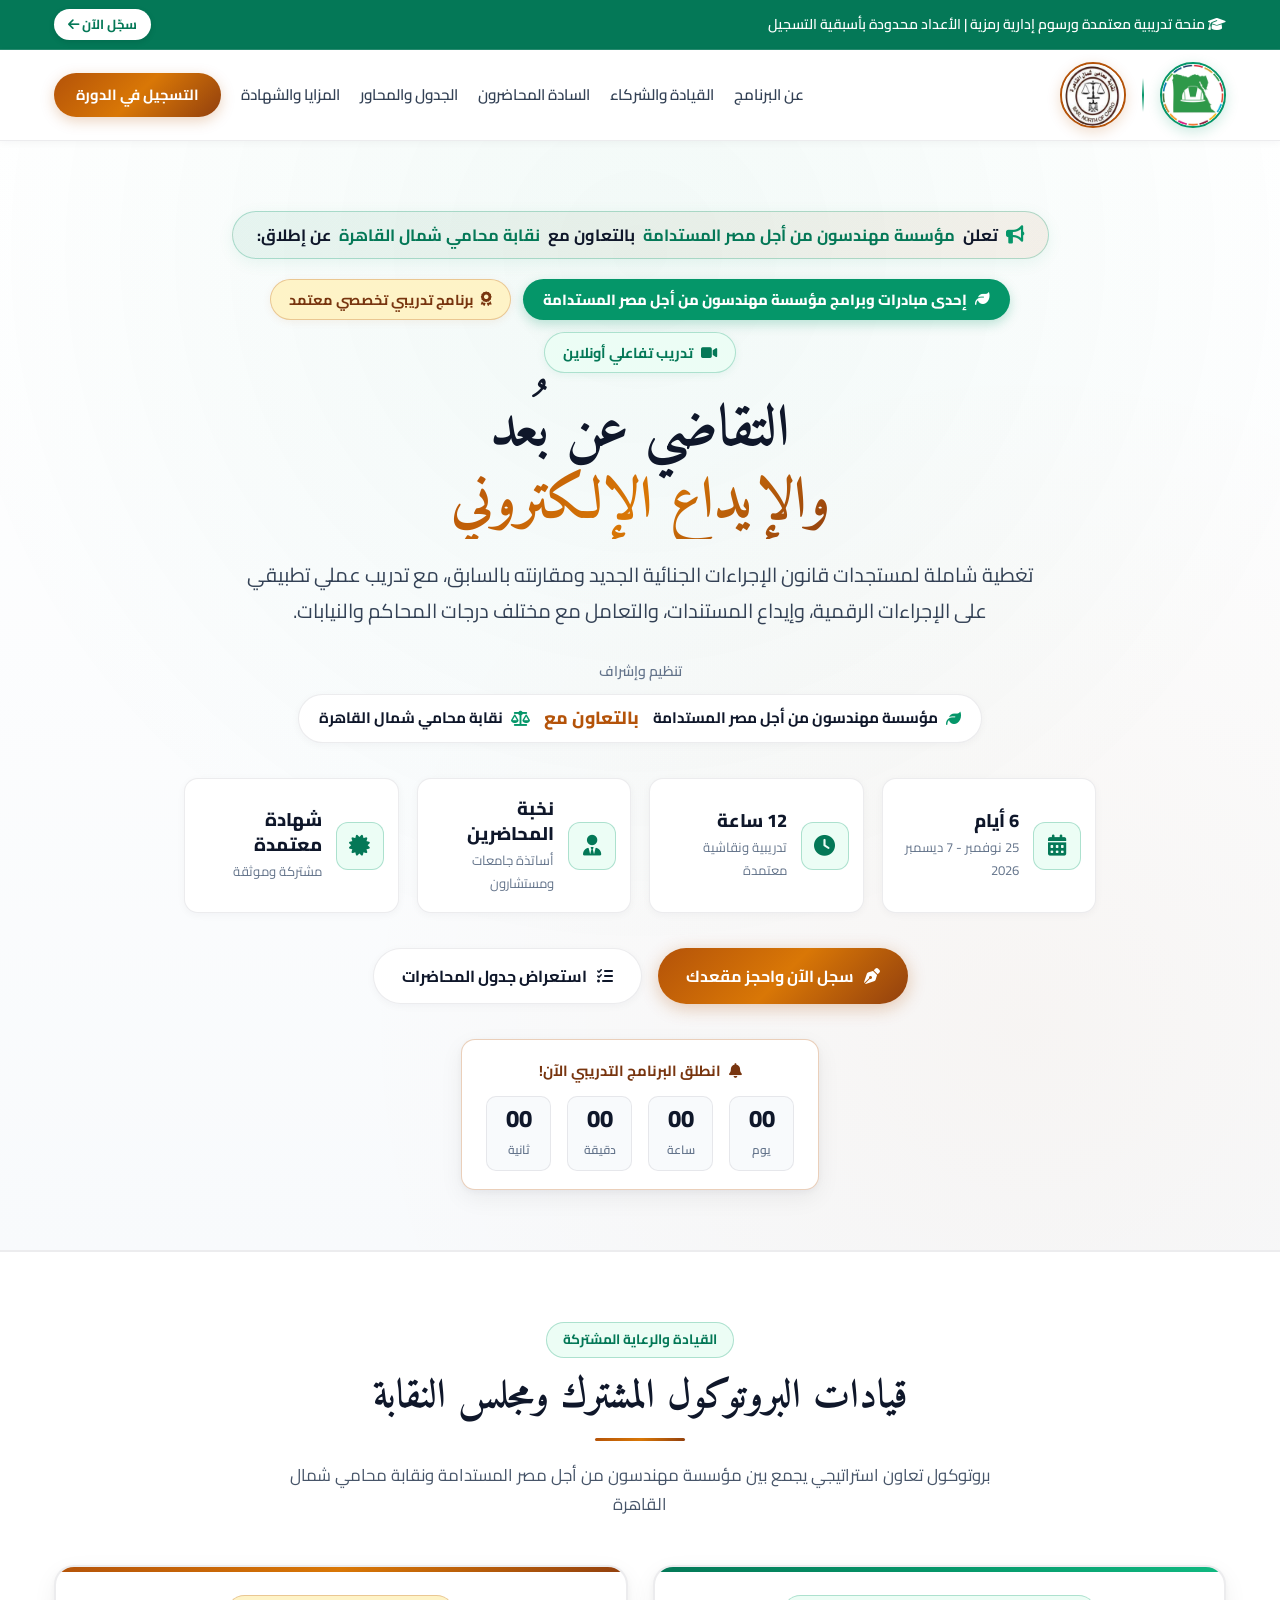
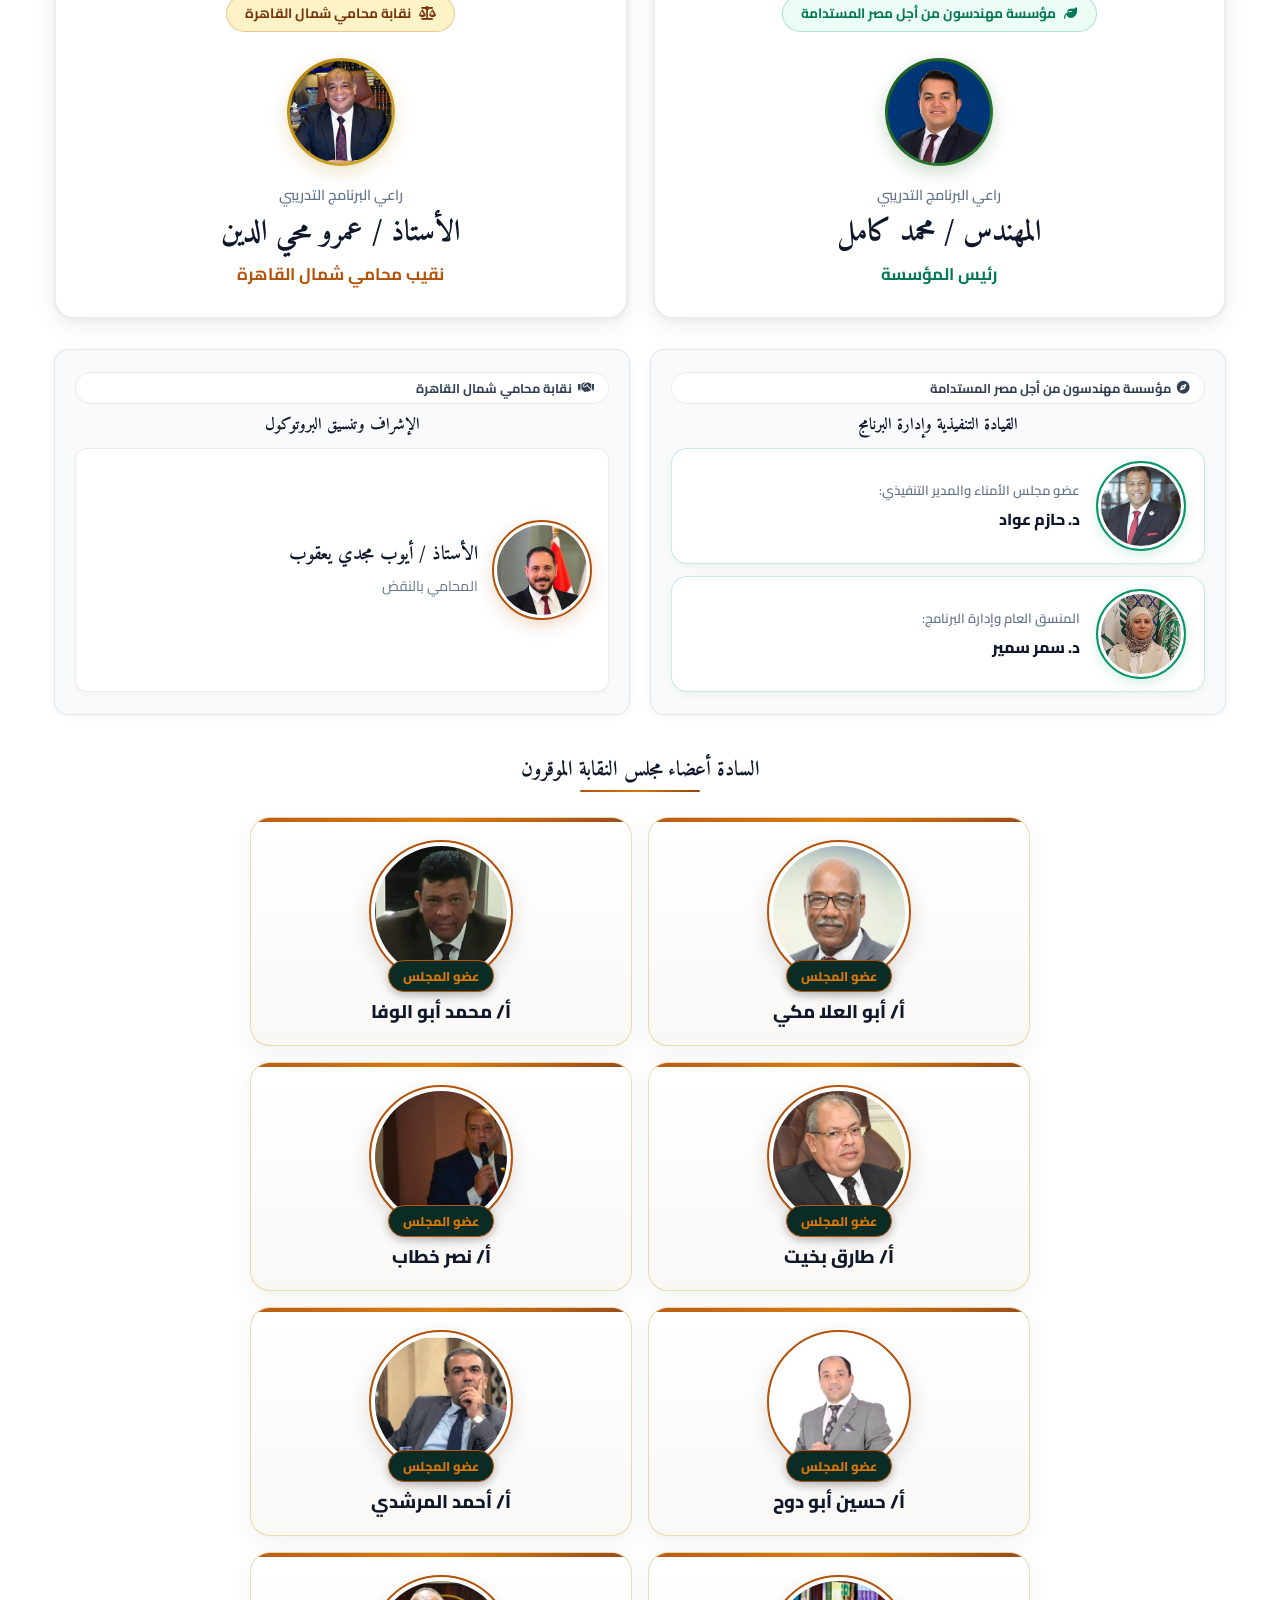
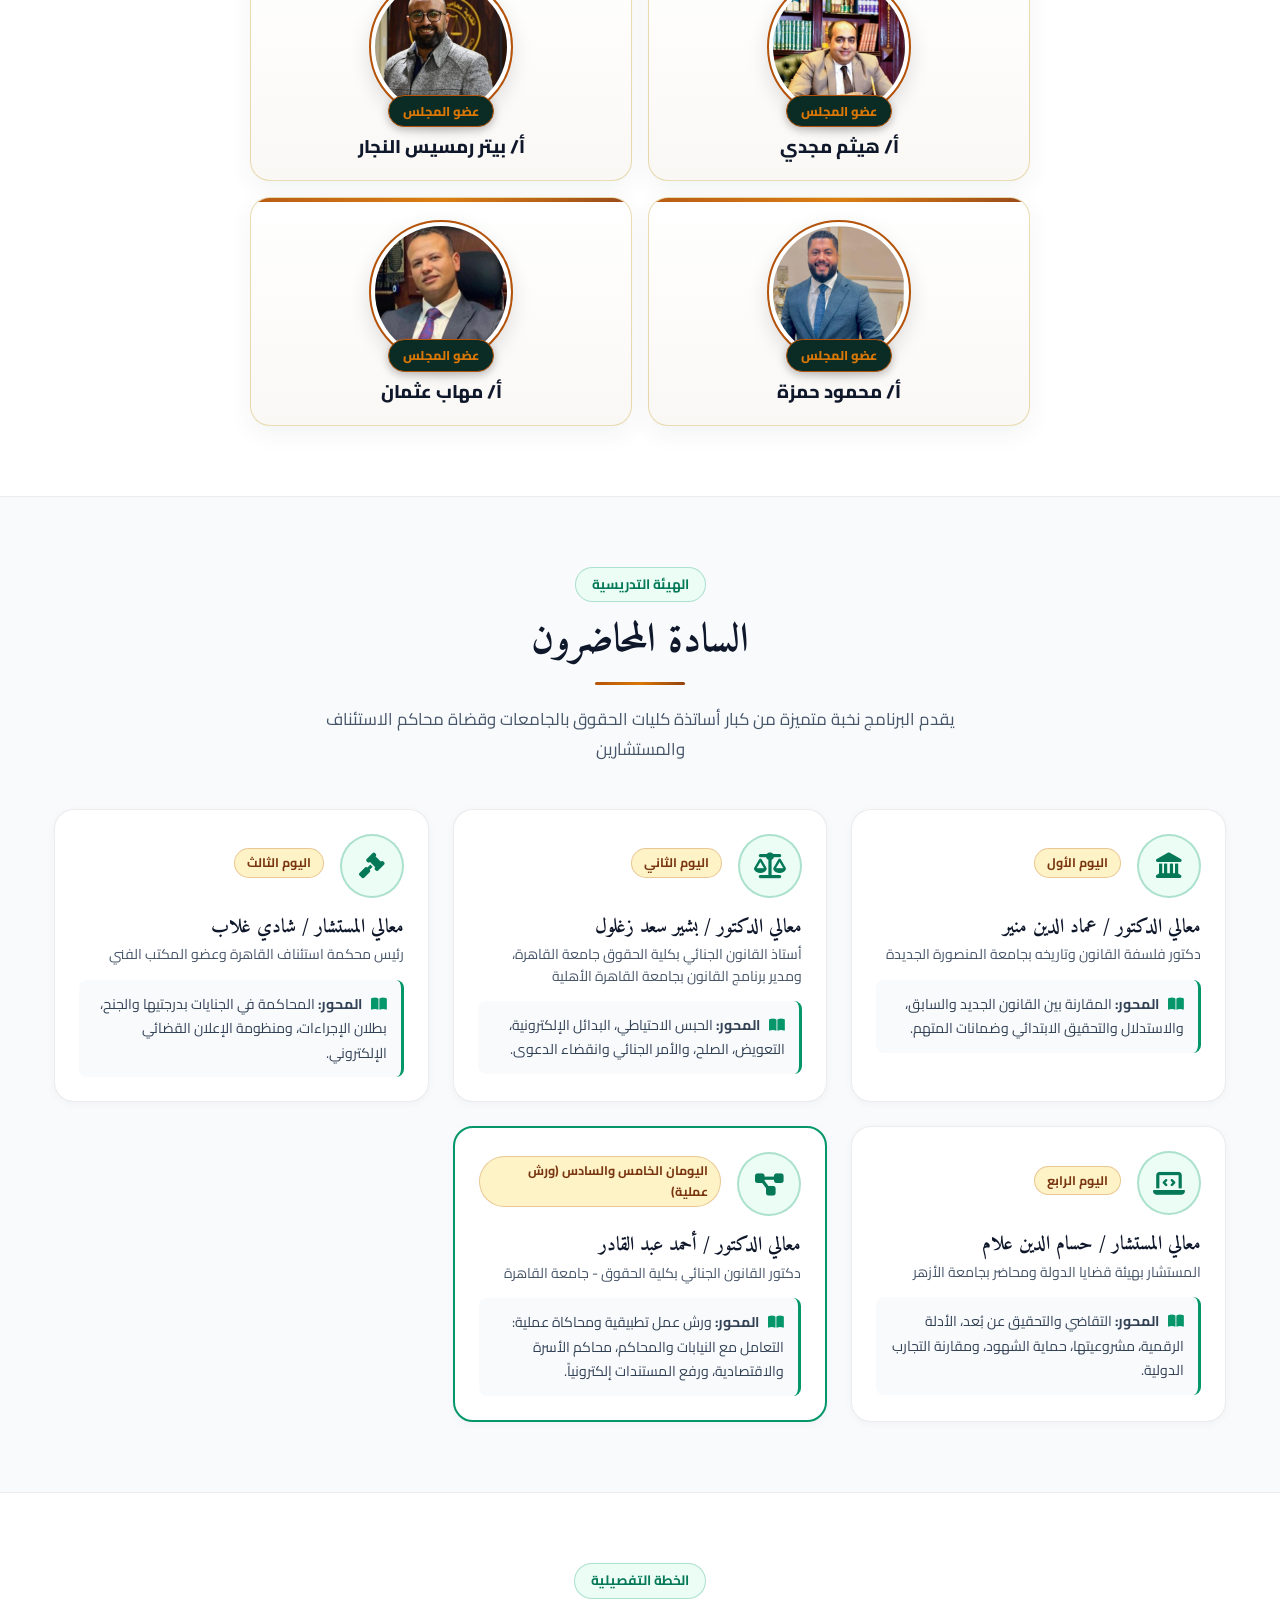
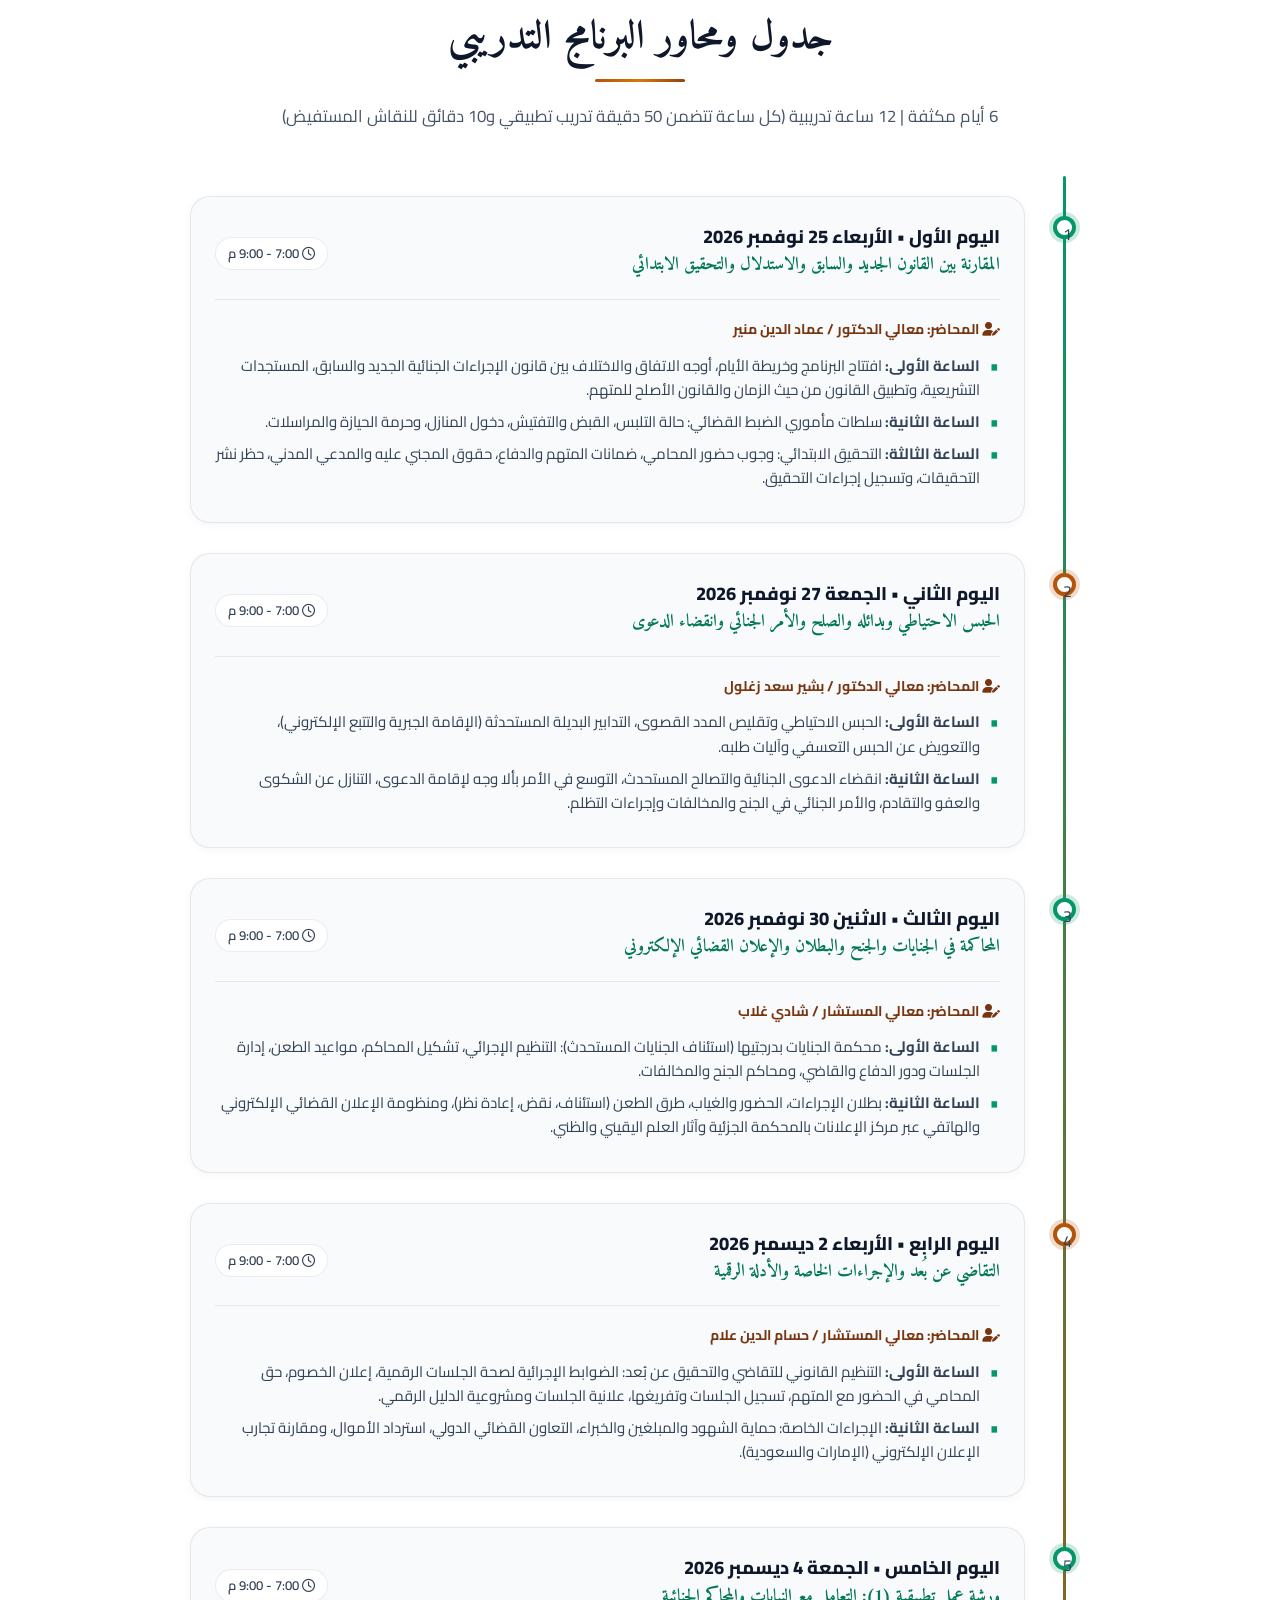
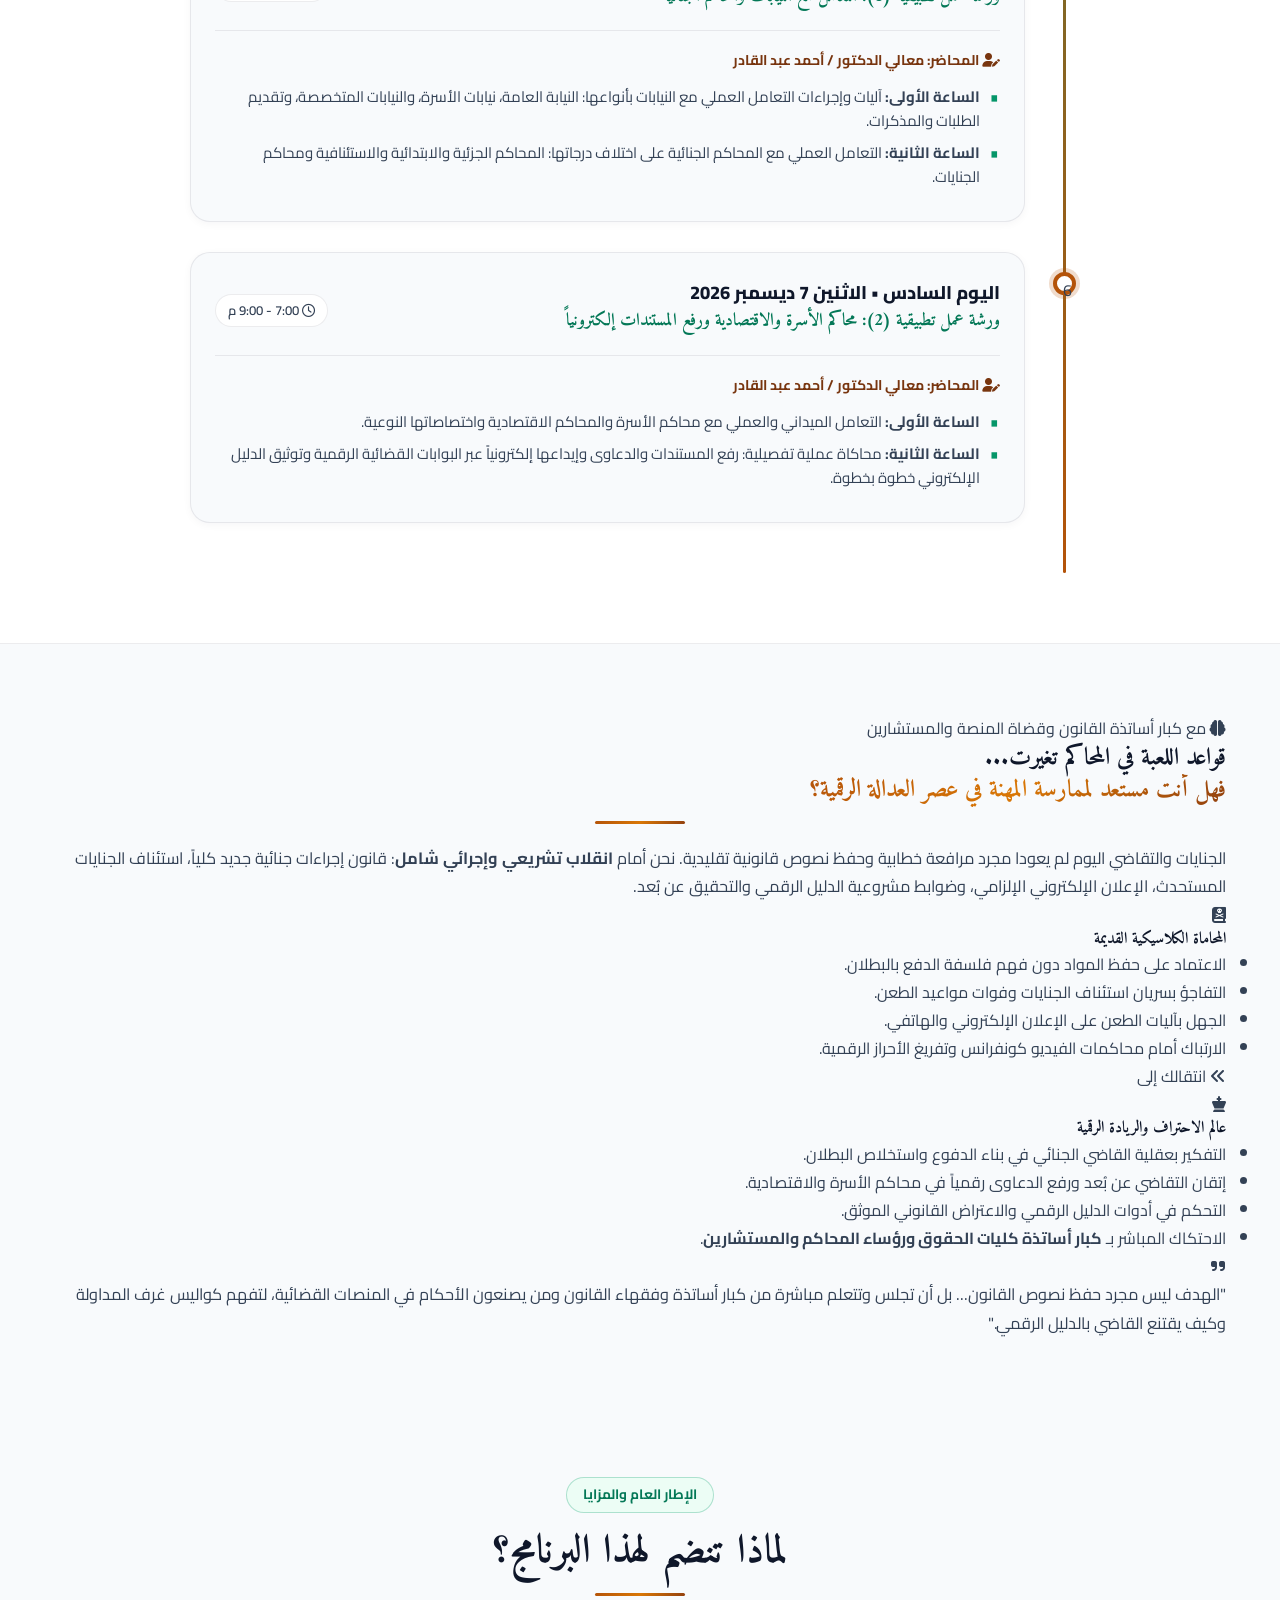
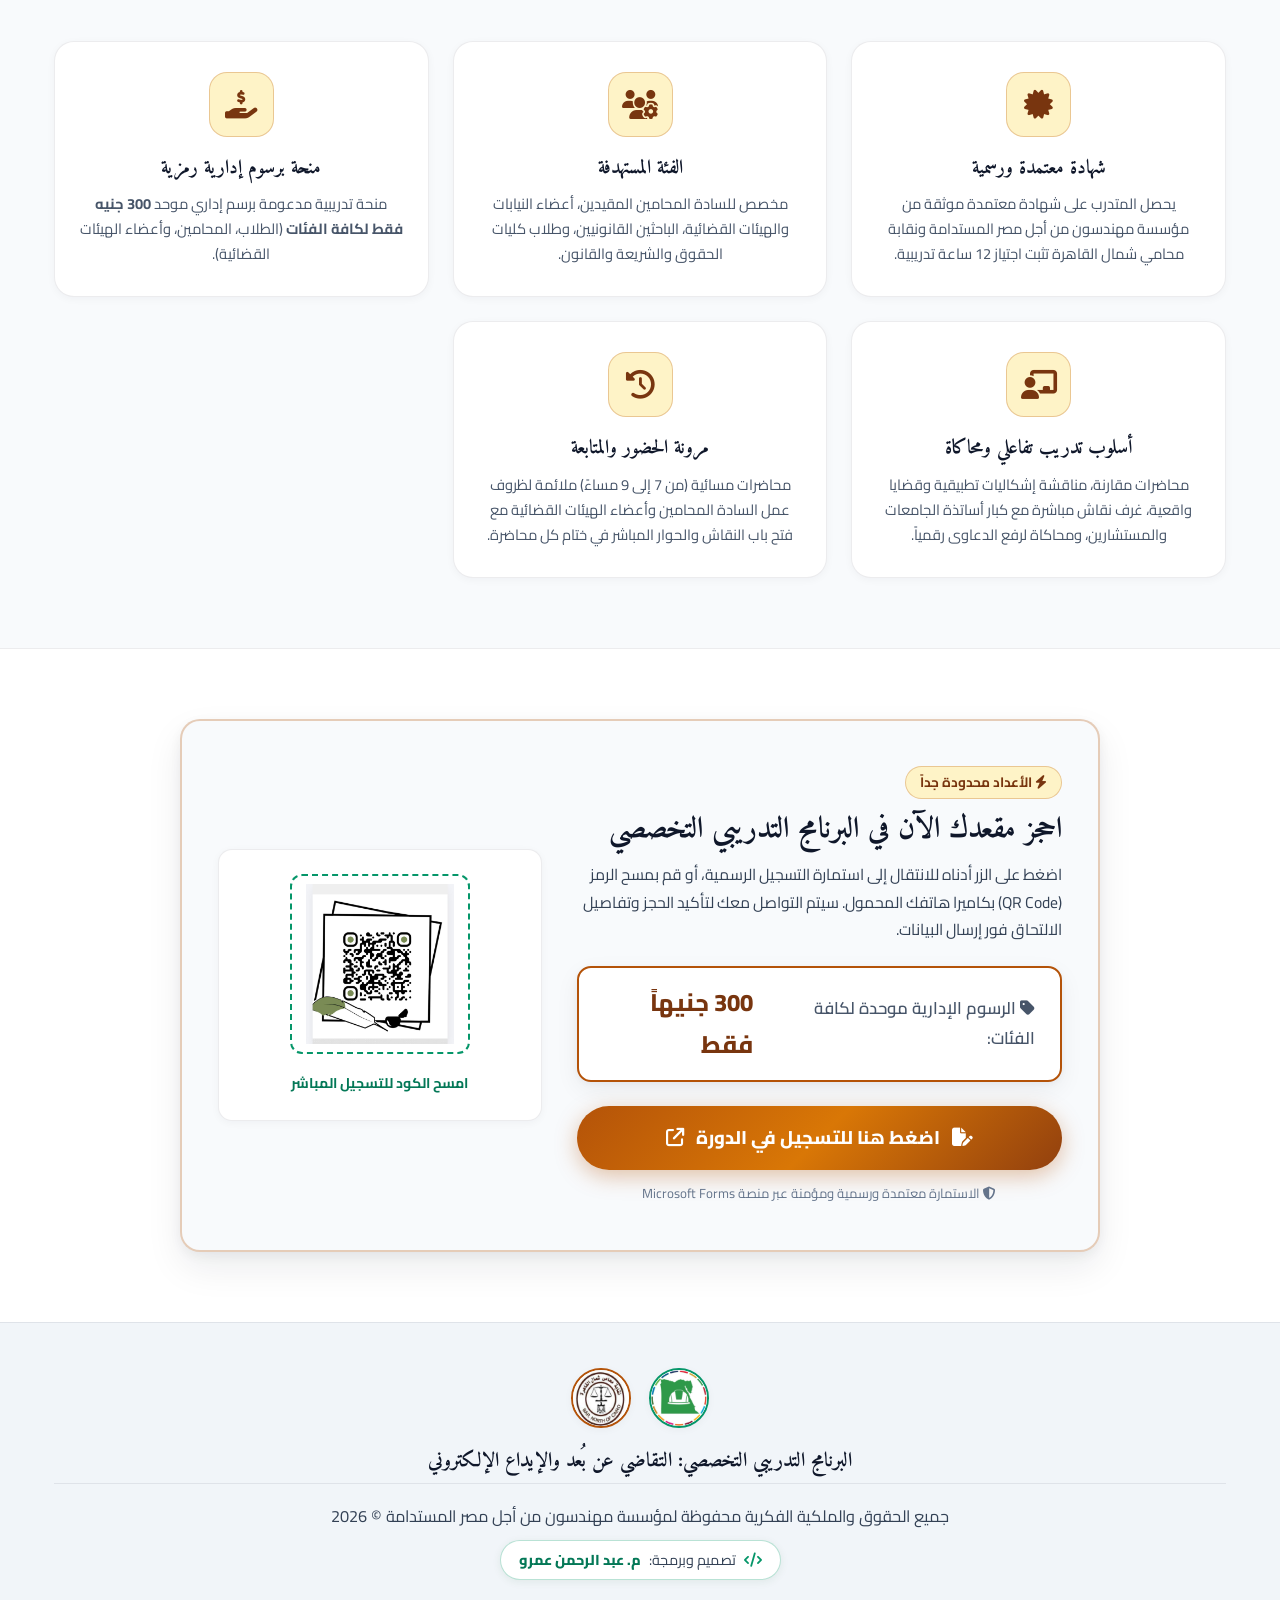
<file: index.html>
<!DOCTYPE html>
<html lang="ar" dir="rtl">
<head>
    <meta charset="UTF-8">
    <meta name="viewport" content="width=device-width, initial-scale=1.0">
    <title>مؤسسة مهندسون من أجل مصر المستدامة | دورة التقاضي عن بُعد والإيداع الإلكتروني</title>
    <meta name="description" content="تعلن مؤسسة مهندسون من أجل مصر المستدامة بالتعاون مع نقابة محامي شمال القاهرة عن إطلاق الدورة التدريبية التخصصية: التقاضي عن بُعد والإيداع الإلكتروني ومستجدات قانون الإجراءات الجنائية الجديد.">
    
    <!-- Open Graph / WhatsApp / Facebook Preview Tags -->
    <meta property="og:type" content="website">
    <meta property="og:url" content="https://ese-2030.github.io/law-training/">
    <meta property="og:site_name" content="مؤسسة مهندسون من أجل مصر المستدامة">
    <meta property="og:title" content="مؤسسة مهندسون من أجل مصر المستدامة | دورة التقاضي عن بُعد والإيداع الإلكتروني ⚖️🏛️">
    <meta property="og:description" content="إحدى دورات مؤسسة مهندسون من أجل مصر المستدامة بالتعاون مع نقابة محامي شمال القاهرة | 12 ساعة تدريبية معتمدة أونلاين تفاعلي مع كبار قضاة المنصة وفقهاء القانون الجنائي.">
    <meta property="og:image" content="https://ese-2030.github.io/law-training/preview.jpg?v=4">
    <meta property="og:image:secure_url" content="https://ese-2030.github.io/law-training/preview.jpg?v=4">
    <meta property="og:image:type" content="image/jpeg">
    <meta property="og:image:width" content="1024">
    <meta property="og:image:height" content="871">
    <meta property="og:image:alt" content="مؤسسة مهندسون من أجل مصر المستدامة - دورة التقاضي عن بعد والإيداع الإلكتروني">

    <!-- Twitter Card -->
    <meta name="twitter:card" content="summary_large_image">
    <meta name="twitter:url" content="https://ese-2030.github.io/law-training/">
    <meta name="twitter:title" content="مؤسسة مهندسون من أجل مصر المستدامة | دورة التقاضي عن بُعد والإيداع الإلكتروني">
    <meta name="twitter:description" content="إحدى دورات مؤسسة مهندسون من أجل مصر المستدامة بالتعاون مع نقابة محامي شمال القاهرة | 12 ساعة تدريبية معتمدة أونلاين.">
    <meta name="twitter:image" content="https://ese-2030.github.io/law-training/preview.jpg?v=4">
    
    <!-- Google Fonts -->
    <link rel="preconnect" href="https://fonts.googleapis.com">
    <link rel="preconnect" href="https://fonts.gstatic.com" crossorigin>
    <link href="https://fonts.googleapis.com/css2?family=Amiri:ital,wght@0,400;0,700;1,400&family=Cairo:wght@300;400;600;700;800;900&display=swap" rel="stylesheet">
    
    <!-- Font Awesome Icons -->
    <link rel="stylesheet" href="https://cdnjs.cloudflare.com/ajax/libs/font-awesome/6.5.1/css/all.min.css">
    
    <!-- Custom Styles -->
        <!-- Cache Control: Force fresh reload -->
    <meta http-equiv="Cache-Control" content="no-cache, no-store, must-revalidate">
    <meta http-equiv="Pragma" content="no-cache">
    <meta http-equiv="Expires" content="0">
    <link rel="stylesheet" href="assets/css/style.css?v=2.2">
</head>
<body>

    <!-- Top Announcement Bar -->
    <div class="announcement-bar">
        <div class="container">
            <span><i class="fa-solid fa-graduation-cap"></i> منحة تدريبية معتمدة ورسوم إدارية رمزية | الأعداد محدودة بأسبقية التسجيل</span>
            <a href="#register" class="bar-link">سجّل الآن <i class="fa-solid fa-arrow-left"></i></a>
        </div>
    </div>

    <!-- Navigation Header -->
    <header class="main-header">
        <div class="container nav-container">
            <div class="logos-group">
                <div class="logo-item logo-item-green" title="مؤسسة مهندسون من أجل مصر المستدامة">
                    <img src="assets/images/logo_engineers.jpg" alt="شعار مؤسسة مهندسون من أجل مصر المستدامة" class="brand-logo">
                </div>
                <div class="logo-divider"></div>
                <div class="logo-item logo-item-gold" title="نقابة محامي شمال القاهرة">
                    <img src="assets/images/logo_north_cairo.jpg" alt="شعار نقابة محامي شمال القاهرة" class="brand-logo">
                </div>
            </div>

            <nav class="nav-menu">
                <a href="#about" class="nav-link">عن البرنامج</a>
                <a href="#council" class="nav-link">القيادة والشركاء</a>
                <a href="#lecturers" class="nav-link">السادة المحاضرون</a>
                <a href="#schedule" class="nav-link">الجدول والمحاور</a>
                <a href="#features" class="nav-link">المزايا والشهادة</a>
                <a href="#register" class="btn-nav-register">التسجيل في الدورة</a>
            </nav>

            <button class="mobile-toggle" id="mobileToggle" aria-label="القائمة">
                <i class="fa-solid fa-bars"></i>
            </button>
        </div>
    </header>

    <!-- Hero Section -->
    <section class="hero-section" id="hero">
        <div class="hero-overlay"></div>
        <div class="container hero-content">
            <div class="hero-announcement-pill">
                <i class="fa-solid fa-bullhorn"></i> تعلن <strong>مؤسسة مهندسون من أجل مصر المستدامة</strong> بالتعاون مع <strong>نقابة محامي شمال القاهرة</strong> عن إطلاق:
            </div>

            <div class="badge-wrapper">
                <span class="program-owner-badge"><i class="fa-solid fa-leaf"></i> إحدى مبادرات وبرامج مؤسسة مهندسون من أجل مصر المستدامة</span>
                <span class="golden-badge"><i class="fa-solid fa-award"></i> برنامج تدريبي تخصصي معتمد</span>
                <span class="online-badge"><i class="fa-solid fa-video"></i> تدريب تفاعلي أونلاين</span>
            </div>

            <h1 class="hero-title">
                التقاضي عن بُعد <br>
                <span class="gold-gradient-text">والإيداع الإلكتروني</span>
            </h1>

            <p class="hero-subtitle">
                تغطية شاملة لمستجدات قانون الإجراءات الجنائية الجديد ومقارنته بالسابق، مع تدريب عملي تطبيقي على الإجراءات الرقمية، وإيداع المستندات، والتعامل مع مختلف درجات المحاكم والنيابات.
            </p>

            <div class="hero-organizers">
                <span class="organizers-label">تنظيم وإشراف</span>
                <div class="organizers-tags">
                    <span class="org-tag"><i class="fa-solid fa-leaf"></i> مؤسسة مهندسون من أجل مصر المستدامة</span>
                    <span class="org-plus">بالتعاون مع</span>
                    <span class="org-tag"><i class="fa-solid fa-scale-balanced"></i> نقابة محامي شمال القاهرة</span>
                </div>
            </div>

            <!-- Stats Ribbon -->
            <div class="stats-grid">
                <div class="stat-card">
                    <div class="stat-icon"><i class="fa-solid fa-calendar-days"></i></div>
                    <div class="stat-info">
                        <h3>6 أيام</h3>
                        <p>25 نوفمبر - 7 ديسمبر 2026</p>
                    </div>
                </div>
                <div class="stat-card">
                    <div class="stat-icon"><i class="fa-solid fa-clock"></i></div>
                    <div class="stat-info">
                        <h3>12 ساعة</h3>
                        <p>تدريبية ونقاشية معتمدة</p>
                    </div>
                </div>
                <div class="stat-card">
                    <div class="stat-icon"><i class="fa-solid fa-user-tie"></i></div>
                    <div class="stat-info">
                        <h3>نخبة المحاضرين</h3>
                        <p>أساتذة جامعات ومستشارون</p>
                    </div>
                </div>
                <div class="stat-card">
                    <div class="stat-icon"><i class="fa-solid fa-certificate"></i></div>
                    <div class="stat-info">
                        <h3>شهادة معتمدة</h3>
                        <p>مشتركة وموثقة</p>
                    </div>
                </div>
            </div>

            <div class="hero-cta-btns">
                <a href="#register" class="btn btn-primary-gold">
                    <i class="fa-solid fa-pen-nib"></i> سجل الآن واحجز مقعدك
                </a>
                <a href="#schedule" class="btn btn-outline-light">
                    <i class="fa-solid fa-list-check"></i> استعراض جدول المحاضرات
                </a>
            </div>

            <!-- Countdown Box -->
            <div class="countdown-container">
                <p class="countdown-title"><i class="fa-solid fa-hourglass-half"></i> متبقي على انطلاق البرنامج التدريبي:</p>
                <div class="countdown-grid" id="countdown">
                    <div class="countdown-item"><span id="days">--</span><label>يوم</label></div>
                    <div class="countdown-item"><span id="hours">--</span><label>ساعة</label></div>
                    <div class="countdown-item"><span id="minutes">--</span><label>دقيقة</label></div>
                    <div class="countdown-item"><span id="seconds">--</span><label>ثانية</label></div>
                </div>
            </div>
        </div>
    </section>

    <!-- Council & Leadership Section -->
    <section class="council-section" id="council">
        <div class="container">
            <div class="section-header text-center">
                <span class="section-tag">القيادة والرعاية المشتركة</span>
                <h2 class="section-title">قيادات البروتوكول المشترك ومجلس النقابة</h2>
                <div class="gold-divider"></div>
                <p class="section-description">
                    بروتوكول تعاون استراتيجي يجمع بين مؤسسة مهندسون من أجل مصر المستدامة ونقابة محامي شمال القاهرة
                </p>
            </div>

            <!-- LEVEL 1: Dual Presidential Sponsors (Engineers President First) -->
            <div class="presidential-sponsors-grid">
                <!-- Foundation Chairman (First on Right in RTL) -->
                <div class="presidential-card">
                    <div class="pres-badge foundation-badge"><i class="fa-solid fa-leaf"></i> مؤسسة مهندسون من أجل مصر المستدامة</div>
                    <div class="pres-avatar-wrapper">
                        <img src="assets/images/eng_mohamed_kamel.jpg" alt="المهندس محمد كامل" class="pres-avatar">
                    </div>
                    <span class="pres-title-sub">راعي البرنامج التدريبي</span>
                    <h3 class="pres-name">المهندس / محمد كامل</h3>
                    <p class="pres-role-desc">رئيس المؤسسة</p>
                </div>

                <!-- Syndicate President (Second on Left in RTL) -->
                <div class="presidential-card">
                    <div class="pres-badge syndicate-badge"><i class="fa-solid fa-scale-balanced"></i> نقابة محامي شمال القاهرة</div>
                    <div class="pres-avatar-wrapper pres-avatar-syndicate">
                        <img src="assets/images/amr_mohy.jpg" alt="الأستاذ عمرو محي الدين" class="pres-avatar">
                    </div>
                    <span class="pres-title-sub">راعي البرنامج التدريبي</span>
                    <h3 class="pres-name">الأستاذ / عمرو محي الدين</h3>
                    <p class="pres-role-desc">نقيب محامي شمال القاهرة</p>
                </div>
            </div>

            <!-- LEVEL 2: Management & Protocol Coordination (Foundation First) -->
            <div class="management-coordination-grid">
                <!-- Foundation Executive Management (First on Right in RTL) -->
                <div class="mgmt-card">
                    <span class="mgmt-badge"><i class="fa-solid fa-compass"></i> مؤسسة مهندسون من أجل مصر المستدامة</span>
                    <h4 class="mgmt-role">القيادة التنفيذية وإدارة البرنامج</h4>
                    <div class="mgmt-duo">
                        <div class="duo-item">
                            <img src="assets/images/dr_hazem_awwad.jpg" alt="د. حازم عواد" class="duo-avatar">
                            <div class="duo-info">
                                <span class="duo-role">عضو مجلس الأمناء والمدير التنفيذي:</span>
                                <strong class="duo-name">د. حازم عواد</strong>
                            </div>
                        </div>
                        <div class="duo-item">
                            <img src="assets/images/dr_samar_samir.jpg" alt="د. سمر سمير" class="duo-avatar">
                            <div class="duo-info">
                                <span class="duo-role">المنسق العام وإدارة البرنامج:</span>
                                <strong class="duo-name">د. سمر سمير</strong>
                            </div>
                        </div>
                    </div>
                </div>

                <!-- Syndicate Protocol Coordinator (Second on Left in RTL) -->
                <div class="mgmt-card">
                    <span class="mgmt-badge"><i class="fa-solid fa-handshake"></i> نقابة محامي شمال القاهرة</span>
                    <h4 class="mgmt-role">الإشراف وتنسيق البروتوكول</h4>
                    <div class="mgmt-single-box">
                        <img src="assets/images/ayoub_magdy.jpg" alt="الأستاذ أيوب مجدي يعقوب" class="duo-avatar">
                        <div class="duo-info">
                            <h3 class="mgmt-name">الأستاذ / أيوب مجدي يعقوب</h3>
                            <p class="mgmt-sub">المحامي بالنقض</p>
                        </div>
                    </div>
                </div>
            </div>

            <!-- Council Members Section -->
            <div class="council-subheading text-center">
                <h3>السادة أعضاء مجلس النقابة الموقرون</h3>
            </div>
            
            <!-- 2-Column Unified Grid Ordered as per Official Document (1-10) -->
            <div class="council-unified-grid">
                <!-- 1. أ/ أبو العلا مكي -->
                <div class="council-photo-card">
                    <div class="council-photo-wrapper">
                        <img src="assets/images/council_abuela_makki.jpg" alt="أ/ أبو العلا مكي" class="council-avatar">
                        <span class="council-badge-role">عضو المجلس</span>
                    </div>
                    <h4 class="council-name">أ/ أبو العلا مكي</h4>
                </div>

                <!-- 2. أ/ محمد أبو الوفا -->
                <div class="council-photo-card">
                    <div class="council-photo-wrapper">
                        <img src="assets/images/council_mohamed_abuelwafa.jpg" alt="أ/ محمد أبو الوفا" class="council-avatar">
                        <span class="council-badge-role">عضو المجلس</span>
                    </div>
                    <h4 class="council-name">أ/ محمد أبو الوفا</h4>
                </div>

                <!-- 3. أ/ طارق بخيت -->
                <div class="council-photo-card">
                    <div class="council-photo-wrapper">
                        <img src="assets/images/council_tarek_bakhit.jpg" alt="أ/ طارق بخيت" class="council-avatar">
                        <span class="council-badge-role">عضو المجلس</span>
                    </div>
                    <h4 class="council-name">أ/ طارق بخيت</h4>
                </div>

                <!-- 4. أ/ نصر خطاب -->
                <div class="council-photo-card">
                    <div class="council-photo-wrapper">
                        <img src="assets/images/council_nasr_khattab.jpg" alt="أ/ نصر خطاب" class="council-avatar">
                        <span class="council-badge-role">عضو المجلس</span>
                    </div>
                    <h4 class="council-name">أ/ نصر خطاب</h4>
                </div>

                <!-- 5. أ/ حسين أبو دوح -->
                <div class="council-photo-card">
                    <div class="council-photo-wrapper">
                        <img src="assets/images/council_hussein_abudouh.jpg" alt="أ/ حسين أبو دوح" class="council-avatar">
                        <span class="council-badge-role">عضو المجلس</span>
                    </div>
                    <h4 class="council-name">أ/ حسين أبو دوح</h4>
                </div>

                <!-- 6. أ/ أحمد المرشدي -->
                <div class="council-photo-card">
                    <div class="council-photo-wrapper">
                        <img src="assets/images/council_ahmed_morshedy.jpg" alt="أ/ أحمد المرشدي" class="council-avatar">
                        <span class="council-badge-role">عضو المجلس</span>
                    </div>
                    <h4 class="council-name">أ/ أحمد المرشدي</h4>
                </div>

                <!-- 7. أ/ هيثم مجدي -->
                <div class="council-photo-card">
                    <div class="council-photo-wrapper">
                        <img src="assets/images/council_haytham_magdy.jpg" alt="أ/ هيثم مجدي" class="council-avatar">
                        <span class="council-badge-role">عضو المجلس</span>
                    </div>
                    <h4 class="council-name">أ/ هيثم مجدي</h4>
                </div>

                <!-- 8. أ/ بيتر رمسيس النجار -->
                <div class="council-photo-card">
                    <div class="council-photo-wrapper">
                        <img src="assets/images/council_peter_elnaggar.jpg" alt="أ/ بيتر رمسيس النجار" class="council-avatar">
                        <span class="council-badge-role">عضو المجلس</span>
                    </div>
                    <h4 class="council-name">أ/ بيتر رمسيس النجار</h4>
                </div>

                <!-- 9. أ/ محمود حمزة -->
                <div class="council-photo-card">
                    <div class="council-photo-wrapper">
                        <img src="assets/images/council_mahmoud_hamza.jpg" alt="أ/ محمود حمزة" class="council-avatar">
                        <span class="council-badge-role">عضو المجلس</span>
                    </div>
                    <h4 class="council-name">أ/ محمود حمزة</h4>
                </div>

                <!-- 10. أ/ مهاب عثمان -->
                <div class="council-photo-card">
                    <div class="council-photo-wrapper">
                        <img src="assets/images/council_mohab_othman.jpg" alt="أ/ مهاب عثمان" class="council-avatar">
                        <span class="council-badge-role">عضو المجلس</span>
                    </div>
                    <h4 class="council-name">أ/ مهاب عثمان</h4>
                </div>
            </div>
        </div>
    </section>

    <!-- Lecturers Section -->
    <section class="lecturers-section" id="lecturers">
        <div class="container">
            <div class="section-header text-center">
                <span class="section-tag">الهيئة التدريسية</span>
                <h2 class="section-title">السادة المحاضرون</h2>
                <div class="gold-divider"></div>
                <p class="section-description">
                    يقدم البرنامج نخبة متميزة من كبار أساتذة كليات الحقوق بالجامعات وقضاة محاكم الاستئناف والمستشارين
                </p>
            </div>

            <div class="lecturers-grid">
                <!-- Lecturer 1 -->
                <div class="lecturer-card">
                    <div class="lecturer-header">
                        <div class="lecturer-avatar"><i class="fa-solid fa-landmark"></i></div>
                        <div class="day-badge">اليوم الأول</div>
                    </div>
                    <div class="lecturer-body">
                        <h3 class="lecturer-name">معالي الدكتور / عماد الدين منير</h3>
                        <p class="lecturer-role">دكتور فلسفة القانون وتاريخه بجامعة المنصورة الجديدة</p>
                        <div class="lecturer-topic">
                            <i class="fa-solid fa-book-open"></i>
                            <strong>المحور:</strong> المقارنة بين القانون الجديد والسابق، والاستدلال والتحقيق الابتدائي وضمانات المتهم.
                        </div>
                    </div>
                </div>

                <!-- Lecturer 2 -->
                <div class="lecturer-card">
                    <div class="lecturer-header">
                        <div class="lecturer-avatar"><i class="fa-solid fa-scale-balanced"></i></div>
                        <div class="day-badge">اليوم الثاني</div>
                    </div>
                    <div class="lecturer-body">
                        <h3 class="lecturer-name">معالي الدكتور / بشير سعد زغلول</h3>
                        <p class="lecturer-role">أستاذ القانون الجنائي بكلية الحقوق جامعة القاهرة، ومدير برنامج القانون بجامعة القاهرة الأهلية</p>
                        <div class="lecturer-topic">
                            <i class="fa-solid fa-book-open"></i>
                            <strong>المحور:</strong> الحبس الاحتياطي، البدائل الإلكترونية، التعويض، الصلح، والأمر الجنائي وانقضاء الدعوى.
                        </div>
                    </div>
                </div>

                <!-- Lecturer 3 -->
                <div class="lecturer-card">
                    <div class="lecturer-header">
                        <div class="lecturer-avatar"><i class="fa-solid fa-gavel"></i></div>
                        <div class="day-badge">اليوم الثالث</div>
                    </div>
                    <div class="lecturer-body">
                        <h3 class="lecturer-name">معالي المستشار / شادي غلاب</h3>
                        <p class="lecturer-role">رئيس محكمة استئناف القاهرة وعضو المكتب الفني</p>
                        <div class="lecturer-topic">
                            <i class="fa-solid fa-book-open"></i>
                            <strong>المحور:</strong> المحاكمة في الجنايات بدرجتيها والجنح، بطلان الإجراءات، ومنظومة الإعلان القضائي الإلكتروني.
                        </div>
                    </div>
                </div>

                <!-- Lecturer 4 -->
                <div class="lecturer-card">
                    <div class="lecturer-header">
                        <div class="lecturer-avatar"><i class="fa-solid fa-laptop-code"></i></div>
                        <div class="day-badge">اليوم الرابع</div>
                    </div>
                    <div class="lecturer-body">
                        <h3 class="lecturer-name">معالي المستشار / حسام الدين علام</h3>
                        <p class="lecturer-role">المستشار بهيئة قضايا الدولة ومحاضر بجامعة الأزهر</p>
                        <div class="lecturer-topic">
                            <i class="fa-solid fa-book-open"></i>
                            <strong>المحور:</strong> التقاضي والتحقيق عن بُعد، الأدلة الرقمية، مشروعيتها، حماية الشهود، ومقارنة التجارب الدولية.
                        </div>
                    </div>
                </div>

                <!-- Lecturer 5 -->
                <div class="lecturer-card featured-lecturer">
                    <div class="lecturer-header">
                        <div class="lecturer-avatar"><i class="fa-solid fa-diagram-project"></i></div>
                        <div class="day-badge">اليومان الخامس والسادس (ورش عملية)</div>
                    </div>
                    <div class="lecturer-body">
                        <h3 class="lecturer-name">معالي الدكتور / أحمد عبد القادر</h3>
                        <p class="lecturer-role">دكتور القانون الجنائي بكلية الحقوق - جامعة القاهرة</p>
                        <div class="lecturer-topic">
                            <i class="fa-solid fa-book-open"></i>
                            <strong>المحور:</strong> ورش عمل تطبيقية ومحاكاة عملية: التعامل مع النيابات والمحاكم، محاكم الأسرة والاقتصادية، ورفع المستندات إلكترونياً.
                        </div>
                    </div>
                </div>
            </div>
        </div>
    </section>

    <!-- Schedule Section (تفاصيل الأيام الـ 6) -->
    <section class="schedule-section" id="schedule">
        <div class="container">
            <div class="section-header text-center">
                <span class="section-tag">الخطة التفصيلية</span>
                <h2 class="section-title">جدول ومحاور البرنامج التدريبي</h2>
                <div class="gold-divider"></div>
                <p class="section-description">
                    6 أيام مكثفة | 12 ساعة تدريبية (كل ساعة تتضمن 50 دقيقة تدريب تطبيقي و10 دقائق للنقاش المستفيض)
                </p>
            </div>

            <div class="timeline">
                <!-- Day 1 -->
                <div class="timeline-item">
                    <div class="timeline-dot">1</div>
                    <div class="timeline-content">
                        <div class="timeline-header">
                            <div>
                                <span class="timeline-day">اليوم الأول • الأربعاء 25 نوفمبر 2026</span>
                                <h3 class="timeline-title">المقارنة بين القانون الجديد والسابق والاستدلال والتحقيق الابتدائي</h3>
                            </div>
                            <span class="time-badge"><i class="fa-regular fa-clock"></i> 7:00 - 9:00 م</span>
                        </div>
                        <p class="trainer-tag"><i class="fa-solid fa-user-pen"></i> المحاضر: معالي الدكتور / عماد الدين منير</p>
                        <ul class="timeline-points">
                            <li><strong>الساعة الأولى:</strong> افتتاح البرنامج وخريطة الأيام، أوجه الاتفاق والاختلاف بين قانون الإجراءات الجنائية الجديد والسابق، المستجدات التشريعية، وتطبيق القانون من حيث الزمان والقانون الأصلح للمتهم.</li>
                            <li><strong>الساعة الثانية:</strong> سلطات مأموري الضبط القضائي: حالة التلبس، القبض والتفتيش، دخول المنازل، وحرمة الحيازة والمراسلات.</li>
                            <li><strong>الساعة الثالثة:</strong> التحقيق الابتدائي: وجوب حضور المحامي، ضمانات المتهم والدفاع، حقوق المجني عليه والمدعي المدني، حظر نشر التحقيقات، وتسجيل إجراءات التحقيق.</li>
                        </ul>
                    </div>
                </div>

                <!-- Day 2 -->
                <div class="timeline-item">
                    <div class="timeline-dot">2</div>
                    <div class="timeline-content">
                        <div class="timeline-header">
                            <div>
                                <span class="timeline-day">اليوم الثاني • الجمعة 27 نوفمبر 2026</span>
                                <h3 class="timeline-title">الحبس الاحتياطي وبدائله والصلح والأمر الجنائي وانقضاء الدعوى</h3>
                            </div>
                            <span class="time-badge"><i class="fa-regular fa-clock"></i> 7:00 - 9:00 م</span>
                        </div>
                        <p class="trainer-tag"><i class="fa-solid fa-user-pen"></i> المحاضر: معالي الدكتور / بشير سعد زغلول</p>
                        <ul class="timeline-points">
                            <li><strong>الساعة الأولى:</strong> الحبس الاحتياطي وتقليص المدد القصوى، التدابير البديلة المستحدثة (الإقامة الجبرية والتتبع الإلكتروني)، والتعويض عن الحبس التعسفي وآليات طلبه.</li>
                            <li><strong>الساعة الثانية:</strong> انقضاء الدعوى الجنائية والتصالح المستحدث، التوسع في الأمر بألا وجه لإقامة الدعوى، التنازل عن الشكوى والعفو والتقادم، والأمر الجنائي في الجنح والمخالفات وإجراءات التظلم.</li>
                        </ul>
                    </div>
                </div>

                <!-- Day 3 -->
                <div class="timeline-item">
                    <div class="timeline-dot">3</div>
                    <div class="timeline-content">
                        <div class="timeline-header">
                            <div>
                                <span class="timeline-day">اليوم الثالث • الاثنين 30 نوفمبر 2026</span>
                                <h3 class="timeline-title">المحاكمة في الجنايات والجنح والبطلان والإعلان القضائي الإلكتروني</h3>
                            </div>
                            <span class="time-badge"><i class="fa-regular fa-clock"></i> 7:00 - 9:00 م</span>
                        </div>
                        <p class="trainer-tag"><i class="fa-solid fa-user-pen"></i> المحاضر: معالي المستشار / شادي غلاب</p>
                        <ul class="timeline-points">
                            <li><strong>الساعة الأولى:</strong> محكمة الجنايات بدرجتيها (استئناف الجنايات المستحدث): التنظيم الإجرائي، تشكيل المحاكم، مواعيد الطعن، إدارة الجلسات ودور الدفاع والقاضي، ومحاكم الجنح والمخالفات.</li>
                            <li><strong>الساعة الثانية:</strong> بطلان الإجراءات، الحضور والغياب، طرق الطعن (استئناف، نقض، إعادة نظر)، ومنظومة الإعلان القضائي الإلكتروني والهاتفي عبر مركز الإعلانات بالمحكمة الجزئية وآثار العلم اليقيني والظني.</li>
                        </ul>
                    </div>
                </div>

                <!-- Day 4 -->
                <div class="timeline-item">
                    <div class="timeline-dot">4</div>
                    <div class="timeline-content">
                        <div class="timeline-header">
                            <div>
                                <span class="timeline-day">اليوم الرابع • الأربعاء 2 ديسمبر 2026</span>
                                <h3 class="timeline-title">التقاضي عن بُعد والإجراءات الخاصة والأدلة الرقمية</h3>
                            </div>
                            <span class="time-badge"><i class="fa-regular fa-clock"></i> 7:00 - 9:00 م</span>
                        </div>
                        <p class="trainer-tag"><i class="fa-solid fa-user-pen"></i> المحاضر: معالي المستشار / حسام الدين علام</p>
                        <ul class="timeline-points">
                            <li><strong>الساعة الأولى:</strong> التنظيم القانوني للتقاضي والتحقيق عن بُعد: الضوابط الإجرائية لصحة الجلسات الرقمية، إعلان الخصوم، حق المحامي في الحضور مع المتهم، تسجيل الجلسات وتفريغها، علانية الجلسات ومشروعية الدليل الرقمي.</li>
                            <li><strong>الساعة الثانية:</strong> الإجراءات الخاصة: حماية الشهود والمبلغين والخبراء، التعاون القضائي الدولي، استرداد الأموال، ومقارنة تجارب الإعلان الإلكتروني (الإمارات والسعودية).</li>
                        </ul>
                    </div>
                </div>

                <!-- Day 5 -->
                <div class="timeline-item">
                    <div class="timeline-dot">5</div>
                    <div class="timeline-content">
                        <div class="timeline-header">
                            <div>
                                <span class="timeline-day">اليوم الخامس • الجمعة 4 ديسمبر 2026</span>
                                <h3 class="timeline-title">ورشة عمل تطبيقية (1): التعامل مع النيابات والمحاكم الجنائية</h3>
                            </div>
                            <span class="time-badge"><i class="fa-regular fa-clock"></i> 7:00 - 9:00 م</span>
                        </div>
                        <p class="trainer-tag"><i class="fa-solid fa-user-pen"></i> المحاضر: معالي الدكتور / أحمد عبد القادر</p>
                        <ul class="timeline-points">
                            <li><strong>الساعة الأولى:</strong> آليات وإجراءات التعامل العملي مع النيابات بأنواعها: النيابة العامة، نيابات الأسرة، والنيابات المتخصصة، وتقديم الطلبات والمذكرات.</li>
                            <li><strong>الساعة الثانية:</strong> التعامل العملي مع المحاكم الجنائية على اختلاف درجاتها: المحاكم الجزئية والابتدائية والاستئنافية ومحاكم الجنايات.</li>
                        </ul>
                    </div>
                </div>

                <!-- Day 6 -->
                <div class="timeline-item">
                    <div class="timeline-dot">6</div>
                    <div class="timeline-content">
                        <div class="timeline-header">
                            <div>
                                <span class="timeline-day">اليوم السادس • الاثنين 7 ديسمبر 2026</span>
                                <h3 class="timeline-title">ورشة عمل تطبيقية (2): محاكم الأسرة والاقتصادية ورفع المستندات إلكترونياً</h3>
                            </div>
                            <span class="time-badge"><i class="fa-regular fa-clock"></i> 7:00 - 9:00 م</span>
                        </div>
                        <p class="trainer-tag"><i class="fa-solid fa-user-pen"></i> المحاضر: معالي الدكتور / أحمد عبد القادر</p>
                        <ul class="timeline-points">
                            <li><strong>الساعة الأولى:</strong> التعامل الميداني والعملي مع محاكم الأسرة والمحاكم الاقتصادية واختصاصاتها النوعية.</li>
                            <li><strong>الساعة الثانية:</strong> محاكاة عملية تفصيلية: رفع المستندات والدعاوى وإيداعها إلكترونياً عبر البوابات القضائية الرقمية وتوثيق الدليل الإلكتروني خطوة بخطوة.</li>
                        </ul>
                    </div>
                </div>
            </div>
        </div>
    </section>

        <!-- The Mindset Shift & Digital Era Section (عالم تاني) -->
    <section class="paradigm-shift-section" id="vision">
        <div class="container">
            <div class="glass-vision-card">
                <div class="vision-badge"><i class="fa-solid fa-brain"></i> مع كبار أساتذة القانون وقضاة المنصة والمستشارين</div>
                <h2 class="vision-title">قواعد اللعبة في المحاكم تغيرت... <br><span class="gold-gradient-text">فهل أنت مستعد لممارسة المهنة في عصر العدالة الرقمية؟</span></h2>
                <div class="gold-divider"></div>
                <p class="vision-lead">
                    الجنايات والتقاضي اليوم لم يعودا مجرد مرافعة خطابية وحفظ نصوص قانونية تقليدية. نحن أمام <strong>انقلاب تشريعي وإجرائي شامل</strong>:
                    قانون إجراءات جنائية جديد كلياً، استئناف الجنايات المستحدث، الإعلان الإلكتروني الإلزامي، وضوابط مشروعية الدليل الرقمي والتحقيق عن بُعد.
                </p>

                <div class="comparison-grid">
                    <div class="comp-box comp-old">
                        <div class="comp-icon"><i class="fa-solid fa-book-skull"></i></div>
                        <h4>المحاماة الكلاسيكية القديمة</h4>
                        <ul>
                            <li>الاعتماد على حفظ المواد دون فهم فلسفة الدفع بالبطلان.</li>
                            <li>التفاجؤ بسريان استئناف الجنايات وفوات مواعيد الطعن.</li>
                            <li>الجهل بآليات الطعن على الإعلان الإلكتروني والهاتفي.</li>
                            <li>الارتباك أمام محاكمات الفيديو كونفرانس وتفريغ الأحراز الرقمية.</li>
                        </ul>
                    </div>

                    <div class="comp-arrow">
                        <i class="fa-solid fa-angles-left"></i>
                        <span>انتقالك إلى</span>
                    </div>

                    <div class="comp-box comp-new">
                        <div class="comp-icon"><i class="fa-solid fa-chess-king"></i></div>
                        <h4>عالم الاحتراف والريادة الرقمية</h4>
                        <ul>
                            <li>التفكير بعقلية القاضي الجنائي في بناء الدفوع واستخلاص البطلان.</li>
                            <li>إتقان التقاضي عن بُعد ورفع الدعاوى رقمياً في محاكم الأسرة والاقتصادية.</li>
                            <li>التحكم في أدوات الدليل الرقمي والاعتراض القانوني الموثق.</li>
                            <li>الاحتكاك المباشر بـ <strong>كبار أساتذة كليات الحقوق ورؤساء المحاكم والمستشارين</strong>.</li>
                        </ul>
                    </div>
                </div>

                <div class="vision-quote">
                    <i class="fa-solid fa-quote-right quote-mark"></i>
                    <p>"الهدف ليس مجرد حفظ نصوص القانون... بل أن تجلس وتتعلم مباشرة من كبار أساتذة وفقهاء القانون ومن يصنعون الأحكام في المنصات القضائية، لتفهم كواليس غرف المداولة وكيف يقتنع القاضي بالدليل الرقمي."</p>
                </div>
            </div>
        </div>
    </section>

    <!-- Program Highlights & Framework -->
    <section class="features-section" id="features">
        <div class="container">
            <div class="section-header text-center">
                <span class="section-tag">الإطار العام والمزايا</span>
                <h2 class="section-title">لماذا تنضم لهذا البرنامج؟</h2>
                <div class="gold-divider"></div>
            </div>

            <div class="features-grid">
                <div class="feature-box">
                    <div class="feature-icon"><i class="fa-solid fa-certificate"></i></div>
                    <h3>شهادة معتمدة ورسمية</h3>
                    <p>يحصل المتدرب على شهادة معتمدة موثقة من مؤسسة مهندسون من أجل مصر المستدامة ونقابة محامي شمال القاهرة تثبت اجتياز 12 ساعة تدريبية.</p>
                </div>

                <div class="feature-box">
                    <div class="feature-icon"><i class="fa-solid fa-users-gear"></i></div>
                    <h3>الفئة المستهدفة</h3>
                    <p>مخصص للسادة المحامين المقيدين، أعضاء النيابات والهيئات القضائية، الباحثين القانونيين، وطلاب كليات الحقوق والشريعة والقانون.</p>
                </div>

                <div class="feature-box">
                    <div class="feature-icon"><i class="fa-solid fa-hand-holding-dollar"></i></div>
                    <h3>منحة برسوم إدارية رمزية</h3>
                    <p>منحة تدريبية مدعومة برسم إداري موحد <strong>300 جنيه فقط لكافة الفئات</strong> (الطلاب، المحامين، وأعضاء الهيئات القضائية).</p>
                </div>

                <div class="feature-box">
                    <div class="feature-icon"><i class="fa-solid fa-chalkboard-user"></i></div>
                    <h3>أسلوب تدريب تفاعلي ومحاكاة</h3>
                    <p>محاضرات مقارنة، مناقشة إشكاليات تطبيقية وقضايا واقعية، غرف نقاش مباشرة مع كبار أساتذة الجامعات والمستشارين، ومحاكاة لرفع الدعاوى رقمياً.</p>
                </div>

                <div class="feature-box">
                    <div class="feature-icon"><i class="fa-solid fa-clock-rotate-left"></i></div>
                    <h3>مرونة الحضور والمتابعة</h3>
                    <p>محاضرات مسائية (من 7 إلى 9 مساءً) ملائمة لظروف عمل السادة المحامين وأعضاء الهيئات القضائية مع فتح باب النقاش والحوار المباشر في ختام كل محاضرة.</p>
                </div>
            </div>
        </div>
    </section>

    <!-- Registration CTA Section -->
    <section class="register-section" id="register">
        <div class="container">
            <div class="register-card">
                <div class="register-content">
                    <span class="reg-tag"><i class="fa-solid fa-bolt"></i> الأعداد محدودة جداً</span>
                    <h2 class="reg-title">احجز مقعدك الآن في البرنامج التدريبي التخصصي</h2>
                    <p class="reg-desc">
                        اضغط على الزر أدناه للانتقال إلى استمارة التسجيل الرسمية، أو قم بمسح الرمز (QR Code) بكاميرا هاتفك المحمول. سيتم التواصل معك لتأكيد الحجز وتفاصيل الالتحاق فور إرسال البيانات.
                    </p>

                    <div class="pricing-tags">
                        <div class="price-chip featured-chip" style="width: 100%; justify-content: center; padding: 14px 25px;">
                            <span class="price-label" style="font-size: 1.05rem;"><i class="fa-solid fa-tag"></i> الرسوم الإدارية موحدة لكافة الفئات:</span>
                            <span class="price-val" style="font-size: 1.5rem; margin-right: 10px;">300 جنيهاً فقط</span>
                        </div>
                    </div>

                    <div class="action-buttons">
                        <a href="https://forms.cloud.microsoft/r/TMvDpiHkEm" target="_blank" rel="noopener noreferrer" class="btn-register-now">
                            <i class="fa-solid fa-file-pen"></i> اضغط هنا للتسجيل في الدورة
                            <i class="fa-solid fa-arrow-up-right-from-square"></i>
                        </a>
                        <p class="reg-note"><i class="fa-solid fa-shield-halved"></i> الاستمارة معتمدة ورسمية ومؤمنة عبر منصة Microsoft Forms</p>
                    </div>
                </div>

                <div class="register-qr-box">
                    <div class="qr-frame">
                        <img src="assets/images/qr_registration.jpg" alt="رمز الاستجابة السريعة للتسجيل" class="qr-image">
                    </div>
                    <span class="qr-caption">امسح الكود للتسجيل المباشر</span>
                </div>
            </div>
        </div>
    </section>

    <!-- Footer -->
    <footer class="main-footer">
        <div class="container footer-container">
            <div class="footer-logos">
                <img src="assets/images/logo_engineers.jpg" alt="شعار مؤسسة مهندسون من أجل مصر المستدامة" class="footer-logo-img footer-logo-green">
                <img src="assets/images/logo_north_cairo.jpg" alt="شعار نقابة محامي شمال القاهرة" class="footer-logo-img footer-logo-gold">
            </div>

            <div class="footer-text">
                <h3>البرنامج التدريبي التخصصي: التقاضي عن بُعد والإيداع الإلكتروني</h3>
            </div>

            <div class="footer-bottom">
                <p>جميع الحقوق والملكية الفكرية محفوظة لمؤسسة مهندسون من أجل مصر المستدامة &copy; 2026</p>
                <div class="designer-credit">
                    <i class="fa-solid fa-code"></i> تصميم وبرمجة: <strong>م. عبد الرحمن عمرو</strong>
                </div>
            </div>
        </div>
    </footer>

    <!-- Floating Quick Register Button -->
    <div class="floating-register-btn">
        <a href="https://forms.cloud.microsoft/r/TMvDpiHkEm" target="_blank" rel="noopener noreferrer" class="float-btn">
            <i class="fa-solid fa-file-signature"></i>
            <span>سجل الآن</span>
        </a>
    </div>

    <!-- Scripts -->
    <script src="assets/js/main.js?v=2.2"></script>
</body>
</html>
</file>
<file: assets/css/style.css>
/* ========================================================
   البرنامج التدريبي التخصصي: التقاضي عن بُعد والإيداع الإلكتروني
   Design System & Styling - Luxury Regal Light Theme (الألوان الفاتحة الملكية)
   ======================================================== */

:root {
    /* Base Light Theme Colors */
    --bg-dark: #f8fafc;
    --bg-surface: #ffffff;
    --bg-card: #ffffff;
    --bg-card-glass: rgba(255, 255, 255, 0.95);
    --bg-card-hover: #f1f5f9;
    
    /* Luxury Gold Palette (Readable on Light) */
    --gold-primary: #b45309;
    --gold-light: #d97706;
    --gold-dark: #78350f;
    --gold-bg-subtle: #fef3c7;
    --gold-border: rgba(180, 83, 9, 0.28);
    --gold-border-light: rgba(217, 119, 6, 0.45);
    --gold-gradient: linear-gradient(135deg, #b45309 0%, #d97706 50%, #92400e 100%);
    --gold-glow: 0 10px 25px rgba(180, 83, 9, 0.12);
    
    /* Regal Emerald Palette (Engineers Foundation) */
    --emerald-primary: #059669;
    --emerald-dark: #047857;
    --emerald-light: #10b981;
    --emerald-bg-subtle: #ecfdf5;
    --emerald-border: rgba(5, 150, 105, 0.28);
    --emerald-gradient: linear-gradient(135deg, #047857 0%, #059669 50%, #10b981 100%);
    --emerald-glow: 0 10px 25px rgba(5, 150, 105, 0.15);
    
    /* Royal Judicial Blue */
    --blue-accent: #1e3a8a;
    --blue-bg-subtle: #eff6ff;
    --blue-border: rgba(30, 58, 138, 0.2);
    
    /* High-Contrast Crisp Typography */
    --text-white: #0f172a;       /* Mapped for primary headings in light theme */
    --text-primary: #0f172a;     /* Deep slate / near black */
    --text-secondary: #334155;   /* Dark slate */
    --text-muted: #475569;       /* Slate */
    --text-dim: #64748b;         /* Light slate */
    --border-light: rgba(15, 23, 42, 0.08);
    
    /* Box Shadows */
    --shadow-sm: 0 2px 8px rgba(15, 23, 42, 0.04);
    --shadow-md: 0 8px 24px rgba(15, 23, 42, 0.06), 0 2px 6px rgba(15, 23, 42, 0.04);
    --shadow-lg: 0 16px 36px rgba(15, 23, 42, 0.08), 0 4px 12px rgba(15, 23, 42, 0.05);
    
    /* Fonts & Radii */
    --font-heading: 'Amiri', serif;
    --font-body: 'Cairo', sans-serif;
    
    --transition: all 0.3s cubic-bezier(0.16, 1, 0.3, 1);
    --radius-sm: 8px;
    --radius-md: 14px;
    --radius-lg: 20px;
    --radius-full: 9999px;
}

/* Reset & Box Sizing */
*, *::before, *::after {
    box-sizing: border-box;
    margin: 0;
    padding: 0;
}

html {
    scroll-behavior: smooth;
    font-size: 16px;
}

body {
    background-color: var(--bg-dark);
    color: var(--text-secondary);
    font-family: var(--font-body);
    line-height: 1.75;
    overflow-x: hidden;
    position: relative;
    background-image: 
        radial-gradient(circle at 10% 12%, rgba(5, 150, 105, 0.04) 0%, transparent 45%),
        radial-gradient(circle at 90% 18%, rgba(180, 83, 9, 0.04) 0%, transparent 45%),
        radial-gradient(circle at 50% 60%, rgba(30, 58, 138, 0.03) 0%, transparent 60%),
        linear-gradient(to bottom, #ffffff 0%, #f8fafc 40%, #f1f5f9 100%);
    background-attachment: fixed;
}

/* Typography Helpers */
h1, h2, h3, h4, h5, h6 {
    font-family: var(--font-heading);
    color: var(--text-primary);
    font-weight: 700;
    line-height: 1.35;
}

p {
    color: var(--text-secondary);
    font-size: 1.02rem;
}

a {
    text-decoration: none;
    color: inherit;
    transition: var(--transition);
}

.container {
    width: 100%;
    max-width: 1220px;
    margin: 0 auto;
    padding: 0 24px;
}

.text-center {
    text-align: center;
}

.gold-gradient-text {
    background: var(--gold-gradient);
    -webkit-background-clip: text;
    -webkit-text-fill-color: transparent;
    display: inline-block;
}

.emerald-gradient-text {
    background: var(--emerald-gradient);
    -webkit-background-clip: text;
    -webkit-text-fill-color: transparent;
    display: inline-block;
}

.gold-divider {
    height: 3px;
    width: 90px;
    background: var(--gold-gradient);
    margin: 14px auto 20px;
    border-radius: var(--radius-full);
}

/* Announcement Bar */
.announcement-bar {
    background: var(--emerald-dark);
    color: #ffffff;
    font-size: 0.88rem;
    font-weight: 600;
    padding: 9px 0;
    border-bottom: 1px solid rgba(255, 255, 255, 0.15);
}

.announcement-bar .container {
    display: flex;
    justify-content: space-between;
    align-items: center;
    flex-wrap: wrap;
    gap: 10px;
}

.bar-link {
    background: #ffffff;
    color: var(--emerald-dark);
    padding: 4px 14px;
    border-radius: var(--radius-full);
    font-weight: 700;
    font-size: 0.82rem;
    box-shadow: 0 2px 6px rgba(0, 0, 0, 0.1);
    transition: var(--transition);
}

.bar-link:hover {
    background: var(--gold-bg-subtle);
    color: var(--gold-dark);
    transform: translateY(-1px);
}

/* Header & Navigation */
.main-header {
    background: rgba(255, 255, 255, 0.95);
    backdrop-filter: blur(14px);
    border-bottom: 1px solid var(--border-light);
    position: sticky;
    top: 0;
    z-index: 1000;
    box-shadow: var(--shadow-sm);
    transition: var(--transition);
}

.nav-container {
    display: flex;
    justify-content: space-between;
    align-items: center;
    padding: 12px 24px;
}

/* Prominent & Large Official Logos */
.logos-group {
    display: flex;
    align-items: center;
    gap: 16px;
}

.logo-item {
    display: flex;
    align-items: center;
    justify-content: center;
    width: 66px;
    height: 66px;
    border-radius: 50%;
    background: #ffffff;
    border: 2.5px solid var(--border-light);
    box-shadow: 0 4px 14px rgba(15, 23, 42, 0.08);
    overflow: hidden;
    flex-shrink: 0;
    transition: var(--transition);
}

.logo-item-green {
    border-color: var(--emerald-primary);
    box-shadow: 0 4px 14px rgba(5, 150, 105, 0.2);
}

.logo-item-gold {
    border-color: var(--gold-primary);
    box-shadow: 0 4px 14px rgba(180, 83, 9, 0.2);
}

.logo-item:hover {
    transform: scale(1.06);
}

.brand-logo {
    width: 100%;
    height: 100%;
    object-fit: cover;
    border-radius: 50%;
}

.logo-divider {
    width: 2px;
    height: 34px;
    background: linear-gradient(to bottom, transparent, var(--emerald-primary), transparent);
}

.nav-menu {
    display: flex;
    align-items: center;
    gap: 20px;
}

.nav-link {
    color: var(--text-secondary);
    font-weight: 600;
    font-size: 0.95rem;
    position: relative;
    padding: 6px 0;
}

.nav-link:hover {
    color: var(--emerald-dark);
}

.nav-link::after {
    content: '';
    position: absolute;
    bottom: 0;
    right: 0;
    width: 0;
    height: 2px;
    background: var(--emerald-primary);
    transition: var(--transition);
}

.nav-link:hover::after {
    width: 100%;
}

.btn-nav-register {
    background: var(--gold-gradient);
    color: #ffffff;
    font-weight: 700;
    font-size: 0.92rem;
    padding: 9px 22px;
    border-radius: var(--radius-full);
    box-shadow: 0 4px 14px rgba(180, 83, 9, 0.25);
    transition: var(--transition);
    border: none;
    cursor: pointer;
}

.btn-nav-register:hover {
    transform: translateY(-2px);
    box-shadow: 0 6px 20px rgba(180, 83, 9, 0.35);
    color: #ffffff;
}

.mobile-toggle {
    display: none;
    background: none;
    border: 1px solid var(--border-light);
    color: var(--text-primary);
    font-size: 1.4rem;
    cursor: pointer;
    padding: 8px 12px;
    border-radius: var(--radius-sm);
}

/* ================= Hero Section (Regal Light) ================= */
.hero-section {
    position: relative;
    padding: 70px 0 60px;
    text-align: center;
    background: linear-gradient(180deg, #ffffff 0%, #f8fafc 100%);
    border-bottom: 1px solid var(--border-light);
    overflow: hidden;
}

.hero-overlay {
    position: absolute;
    top: 0;
    left: 0;
    right: 0;
    bottom: 0;
    background: 
        radial-gradient(circle at 50% 10%, rgba(5, 150, 105, 0.05) 0%, transparent 60%),
        radial-gradient(circle at 80% 80%, rgba(180, 83, 9, 0.04) 0%, transparent 50%);
    pointer-events: none;
}

.hero-content {
    position: relative;
    z-index: 2;
    max-width: 960px;
    margin: 0 auto;
}

.hero-announcement-pill {
    display: inline-flex;
    align-items: center;
    justify-content: center;
    gap: 8px;
    background: linear-gradient(135deg, rgba(5, 150, 105, 0.08) 0%, rgba(180, 83, 9, 0.08) 100%);
    border: 1.5px solid var(--emerald-border);
    padding: 10px 24px;
    border-radius: var(--radius-full);
    font-size: 1.02rem;
    color: var(--text-primary);
    font-weight: 700;
    margin-bottom: 20px;
    box-shadow: 0 4px 16px rgba(5, 150, 105, 0.08);
    line-height: 1.6;
    text-align: center;
}

.hero-announcement-pill i {
    color: var(--emerald-primary);
    font-size: 1.15rem;
}

.hero-announcement-pill strong {
    color: var(--emerald-dark);
}

.program-owner-badge {
    display: inline-flex;
    align-items: center;
    gap: 8px;
    padding: 7px 20px;
    border-radius: var(--radius-full);
    font-size: 0.92rem;
    font-weight: 800;
    background: var(--emerald-primary);
    color: #ffffff;
    box-shadow: 0 4px 12px rgba(5, 150, 105, 0.25);
}

.badge-wrapper {
    display: flex;
    justify-content: center;
    gap: 12px;
    flex-wrap: wrap;
    margin-bottom: 22px;
}

.golden-badge, .online-badge {
    display: inline-flex;
    align-items: center;
    gap: 8px;
    padding: 7px 18px;
    border-radius: var(--radius-full);
    font-size: 0.9rem;
    font-weight: 700;
}

.golden-badge {
    background: var(--gold-bg-subtle);
    border: 1px solid var(--gold-border);
    color: var(--gold-dark);
    box-shadow: 0 2px 8px rgba(180, 83, 9, 0.08);
}

.online-badge {
    background: var(--emerald-bg-subtle);
    border: 1px solid var(--emerald-border);
    color: var(--emerald-dark);
    box-shadow: 0 2px 8px rgba(5, 150, 105, 0.08);
}

.hero-title {
    font-size: clamp(2.3rem, 5vw, 3.6rem);
    font-weight: 800;
    color: var(--text-primary);
    margin-bottom: 18px;
    line-height: 1.25;
}

.hero-subtitle {
    font-size: clamp(1.05rem, 2vw, 1.25rem);
    color: var(--text-secondary);
    max-width: 820px;
    margin: 0 auto 30px;
    line-height: 1.8;
}

/* Strategic Partnership Tags (Engineers #1 First) */
.hero-organizers {
    margin-bottom: 35px;
}

.organizers-label {
    display: block;
    font-size: 0.88rem;
    color: var(--text-dim);
    margin-bottom: 10px;
    font-weight: 600;
}

.organizers-tags {
    display: inline-flex;
    align-items: center;
    gap: 14px;
    background: #ffffff;
    padding: 8px 20px;
    border-radius: var(--radius-full);
    border: 1px solid var(--border-light);
    box-shadow: var(--shadow-sm);
}

.org-tag {
    color: var(--text-primary);
    font-weight: 700;
    font-size: 0.95rem;
    display: flex;
    align-items: center;
    gap: 8px;
}

.org-tag i {
    color: var(--emerald-primary);
}

.org-plus {
    color: var(--gold-primary);
    font-weight: 800;
    font-size: 1.1rem;
}

/* Stats Ribbon Grid */
.stats-grid {
    display: grid;
    grid-template-columns: repeat(4, 1fr);
    gap: 18px;
    margin-bottom: 35px;
}

.stat-card {
    background: #ffffff;
    border: 1px solid var(--border-light);
    border-radius: var(--radius-md);
    padding: 18px 14px;
    display: flex;
    align-items: center;
    gap: 14px;
    text-align: right;
    box-shadow: var(--shadow-sm);
    transition: var(--transition);
}

.stat-card:hover {
    transform: translateY(-3px);
    box-shadow: var(--shadow-md);
    border-color: var(--emerald-border);
}

.stat-icon {
    width: 48px;
    height: 48px;
    border-radius: 12px;
    background: var(--emerald-bg-subtle);
    border: 1px solid var(--emerald-border);
    color: var(--emerald-dark);
    display: flex;
    align-items: center;
    justify-content: center;
    font-size: 1.3rem;
    flex-shrink: 0;
}

.stat-info h3 {
    font-size: 1.15rem;
    color: var(--text-primary);
    font-weight: 800;
    margin-bottom: 2px;
    font-family: var(--font-body);
}

.stat-info p {
    font-size: 0.82rem;
    color: var(--text-dim);
    margin: 0;
}

.hero-cta-btns {
    display: flex;
    justify-content: center;
    gap: 16px;
    flex-wrap: wrap;
    margin-bottom: 35px;
}

.btn {
    display: inline-flex;
    align-items: center;
    gap: 10px;
    padding: 13px 28px;
    border-radius: var(--radius-full);
    font-weight: 700;
    font-size: 1rem;
    cursor: pointer;
    transition: var(--transition);
    border: none;
}

.btn-primary-gold {
    background: var(--gold-gradient);
    color: #ffffff;
    box-shadow: 0 4px 18px rgba(180, 83, 9, 0.3);
}

.btn-primary-gold:hover {
    transform: translateY(-2px);
    box-shadow: 0 8px 26px rgba(180, 83, 9, 0.4);
    color: #ffffff;
}

.btn-outline-light {
    background: #ffffff;
    border: 1.5px solid var(--border-light);
    color: var(--text-primary);
    box-shadow: var(--shadow-sm);
}

.btn-outline-light:hover {
    border-color: var(--emerald-primary);
    color: var(--emerald-dark);
    transform: translateY(-2px);
    box-shadow: var(--shadow-md);
}

/* Countdown Box */
.countdown-container {
    background: #ffffff;
    border: 1.5px solid var(--gold-border);
    border-radius: var(--radius-md);
    padding: 18px 24px;
    display: inline-block;
    box-shadow: var(--shadow-md);
    margin: 0 auto;
}

.countdown-title {
    font-size: 0.92rem;
    font-weight: 700;
    color: var(--gold-dark);
    margin-bottom: 12px;
    display: flex;
    align-items: center;
    justify-content: center;
    gap: 8px;
}

.countdown-grid {
    display: flex;
    gap: 16px;
    justify-content: center;
}

.countdown-item {
    background: var(--bg-dark);
    border: 1px solid var(--border-light);
    border-radius: 10px;
    padding: 8px 14px;
    min-width: 65px;
    text-align: center;
}

.countdown-item span {
    display: block;
    font-size: 1.5rem;
    font-weight: 800;
    color: var(--text-primary);
    font-family: var(--font-body);
    line-height: 1.2;
}

.countdown-item label {
    font-size: 0.75rem;
    color: var(--text-dim);
    font-weight: 600;
}

/* ================= Section Universal Styles ================= */
section {
    padding: 70px 0;
    position: relative;
}

.section-header {
    margin-bottom: 45px;
}

.section-tag {
    display: inline-block;
    background: var(--emerald-bg-subtle);
    border: 1px solid var(--emerald-border);
    color: var(--emerald-dark);
    padding: 5px 16px;
    border-radius: var(--radius-full);
    font-size: 0.85rem;
    font-weight: 700;
    margin-bottom: 12px;
}

.section-title {
    font-size: clamp(1.8rem, 3.5vw, 2.5rem);
    color: var(--text-primary);
    margin-bottom: 6px;
}

.section-description {
    max-width: 720px;
    margin: 0 auto;
    font-size: 1.05rem;
    color: var(--text-muted);
}

/* ================= Council & Leadership Section (Engineers #1 First) ================= */
.council-section {
    background: #ffffff;
    border-top: 1px solid var(--border-light);
    border-bottom: 1px solid var(--border-light);
}

/* Dual Presidential Sponsors (Equal Protocol, Engineers on Right First) */
.presidential-sponsors-grid {
    display: grid;
    grid-template-columns: repeat(2, 1fr);
    gap: 25px;
    margin-bottom: 30px;
}

.presidential-card {
    background: #ffffff;
    border: 2px solid var(--border-light);
    border-radius: var(--radius-lg);
    padding: 28px 24px;
    text-align: center;
    box-shadow: var(--shadow-md);
    transition: var(--transition);
    position: relative;
    overflow: hidden;
}

.presidential-card::before {
    content: '';
    position: absolute;
    top: 0;
    left: 0;
    right: 0;
    height: 5px;
    background: var(--emerald-gradient);
}

.presidential-card:last-child::before {
    background: var(--gold-gradient);
}

.presidential-card:hover {
    transform: translateY(-4px);
    box-shadow: var(--shadow-lg);
}

.pres-badge {
    display: inline-flex;
    align-items: center;
    gap: 8px;
    padding: 6px 18px;
    border-radius: var(--radius-full);
    font-size: 0.85rem;
    font-weight: 700;
    margin-bottom: 14px;
}

.foundation-badge {
    background: var(--emerald-bg-subtle);
    border: 1.5px solid var(--emerald-border);
    color: var(--emerald-dark);
}

.syndicate-badge {
    background: var(--gold-bg-subtle);
    border: 1.5px solid var(--gold-border);
    color: var(--gold-dark);
}

.pres-title-sub {
    display: block;
    font-size: 0.9rem;
    color: var(--text-dim);
    margin-bottom: 6px;
    font-weight: 600;
}

.pres-name {
    font-size: clamp(1.4rem, 2.5vw, 1.85rem);
    color: var(--text-primary);
    font-weight: 800;
    margin-bottom: 6px;
    font-family: var(--font-heading);
}

.pres-role-desc {
    font-size: 1.05rem;
    font-weight: 700;
    color: var(--emerald-dark);
}

.presidential-card:last-child .pres-role-desc {
    color: var(--gold-primary);
}

/* Presidential Avatars */
.pres-avatar-wrapper {
    width: 108px;
    height: 108px;
    margin: 12px auto 16px;
    border-radius: 50%;
    padding: 3px;
    background: linear-gradient(135deg, #1b5e20, #2e7d32);
    box-shadow: 0 6px 18px rgba(27, 94, 32, 0.22);
    display: flex;
    align-items: center;
    justify-content: center;
    transition: var(--transition);
}

.pres-avatar-wrapper.pres-avatar-syndicate {
    background: linear-gradient(135deg, #b8860b, #d4af37);
    box-shadow: 0 6px 18px rgba(184, 134, 11, 0.22);
}

.pres-avatar-wrapper:hover {
    transform: scale(1.05);
}

.pres-avatar {
    width: 100%;
    height: 100%;
    border-radius: 50%;
    object-fit: cover;
    background: #ffffff;
    display: block;
}

.pres-avatar.pres-avatar-logo {
    object-fit: contain;
    padding: 6px;
    background: #ffffff;
}


/* Management & Protocol Coordination Grid */
.management-coordination-grid {
    display: grid;
    grid-template-columns: repeat(2, 1fr);
    gap: 20px;
    margin-bottom: 40px;
}

.mgmt-card {
    background: var(--bg-dark);
    border: 1.5px solid var(--border-light);
    border-radius: var(--radius-md);
    padding: 22px 20px;
    text-align: center;
    box-shadow: var(--shadow-sm);
    transition: var(--transition);
    display: flex;
    flex-direction: column;
}

.mgmt-card:hover {
    border-color: var(--emerald-border);
    transform: translateY(-2px);
    box-shadow: var(--shadow-md);
}

.mgmt-badge {
    display: inline-flex;
    align-items: center;
    gap: 6px;
    background: #ffffff;
    border: 1px solid var(--border-light);
    color: var(--text-secondary);
    padding: 4px 14px;
    border-radius: var(--radius-full);
    font-size: 0.8rem;
    font-weight: 700;
    margin-bottom: 10px;
}

.mgmt-role {
    font-size: 1.02rem;
    color: var(--text-primary);
    font-weight: 700;
    margin-bottom: 12px;
}

.mgmt-name {
    font-size: 1.3rem;
    color: var(--text-primary);
    font-weight: 800;
    margin-bottom: 4px;
}

.mgmt-sub {
    font-size: 0.88rem;
    color: var(--text-dim);
}

.mgmt-duo {
    display: flex;
    flex-direction: column;
    gap: 12px;
}

.duo-item {
    background: #ffffff;
    border: 1.5px solid rgba(5, 150, 105, 0.2);
    border-radius: 16px;
    padding: 14px 20px;
    display: flex;
    align-items: center;
    gap: 18px;
    text-align: right;
    transition: all 0.3s ease;
    box-shadow: 0 3px 10px rgba(0,0,0,0.04);
}

.duo-item:hover {
    border-color: var(--emerald-primary);
    transform: translateX(-4px);
    box-shadow: 0 6px 18px rgba(5, 150, 105, 0.15);
}

.duo-avatar {
    width: 86px;
    height: 86px;
    border-radius: 50%;
    object-fit: cover;
    object-position: top center;
    border: 3px solid #ffffff;
    outline: 2.5px solid var(--emerald-primary);
    box-shadow: 0 4px 14px rgba(5, 150, 105, 0.22);
    flex-shrink: 0;
    background: #ffffff;
    transition: transform 0.3s ease;
}

.duo-item:hover .duo-avatar {
    transform: scale(1.05);
}

.duo-avatar-icon {
    display: flex;
    align-items: center;
    justify-content: center;
    background: #fdfbf7;
    border-color: var(--gold-primary);
    color: var(--gold-primary);
    font-size: 1.4rem;
}

.duo-info {
    flex: 1;
    display: flex;
    flex-direction: column;
    gap: 3px;
}

.duo-role {
    font-size: 0.82rem;
    color: var(--text-dim);
    font-weight: 600;
}

.duo-name {
    font-size: 1rem;
    color: var(--text-primary);
    font-weight: 800;
}

.mgmt-single-box {
    background: #ffffff;
    border: 1px solid var(--border-light);
    border-radius: 12px;
    padding: 20px 18px;
    display: flex;
    align-items: center;
    gap: 16px;
    text-align: right;
    box-shadow: 0 2px 6px rgba(0,0,0,0.03);
    transition: var(--transition);
    flex: 1;
}

.mgmt-single-box:hover {
    border-color: var(--gold-border);
    transform: translateX(-3px);
    box-shadow: 0 4px 12px rgba(184, 134, 11, 0.12);
}

.mgmt-single-box .duo-avatar {
    width: 96px;
    height: 96px;
    border-radius: 50%;
    object-fit: cover;
    object-position: top center;
    border: 3.5px solid #ffffff;
    outline: 2.5px solid var(--gold-primary);
    box-shadow: 0 6px 18px rgba(180, 83, 9, 0.25);
    flex-shrink: 0;
    transition: transform 0.3s ease;
}

.mgmt-single-box:hover .duo-avatar {
    transform: scale(1.05);
}

.mgmt-single-box .mgmt-name {
    margin-bottom: 3px;
    font-size: 1.2rem;
}

/* Council Members Grid */
.council-subheading {
    margin-bottom: 25px;
}

.council-subheading h3 {
    font-size: 1.3rem;
    color: var(--text-primary);
    font-weight: 700;
    display: inline-block;
    position: relative;
    padding-bottom: 8px;
}

.council-subheading h3::after {
    content: '';
    position: absolute;
    bottom: 0;
    left: 25%;
    right: 25%;
    height: 2px;
    background: var(--gold-gradient);
    border-radius: var(--radius-full);
}

.council-grid {
    display: grid;
    grid-template-columns: repeat(5, 1fr);
    gap: 10px;
}

.member-card {
    background: var(--bg-dark);
    border: 1px solid var(--border-light);
    border-radius: var(--radius-sm);
    padding: 10px 6px;
    text-align: center;
    box-shadow: var(--shadow-sm);
    transition: var(--transition);
}

.member-card:hover {
    transform: translateY(-2px);
    border-color: var(--gold-border);
    box-shadow: var(--shadow-md);
    background: #ffffff;
}

.member-icon {
    width: 26px;
    height: 26px;
    border-radius: 50%;
    background: var(--gold-bg-subtle);
    border: 1px solid var(--gold-border);
    color: var(--gold-dark);
    display: flex;
    align-items: center;
    justify-content: center;
    margin: 0 auto 4px;
    font-size: 0.75rem;
}

.member-title {
    font-size: 0.65rem;
    color: var(--text-dim);
    display: block;
    margin-bottom: 2px;
    font-weight: 600;
}

.member-card h4 {
    font-size: 0.85rem;
    color: var(--text-primary);
    font-weight: 700;
    font-family: var(--font-body);
    white-space: nowrap;
    overflow: hidden;
    text-overflow: ellipsis;
}

/* ================= Council Members: Tiered Layout ================= */

/* ================= Council Members: Unified 2-Column Grid (Paper Order) ================= */
.council-unified-grid {
    display: grid;
    grid-template-columns: repeat(2, 1fr);
    gap: 16px;
    max-width: 780px;
    margin: 0 auto;
}

.council-avatar-placeholder {
    display: flex;
    align-items: center;
    justify-content: center;
    background: linear-gradient(135deg, #0b2c25 0%, #175245 100%);
    color: var(--gold-light);
    font-size: 2.2rem;
    border-radius: 50%;
    border: 3px solid #ffffff;
    outline: 2px solid var(--gold-primary);
    box-shadow: 0 4px 12px rgba(0, 0, 0, 0.12);
    width: 100%;
    height: 100%;
    box-sizing: border-box;
    transition: transform 0.3s ease;
}

.council-photo-card:hover .council-avatar-placeholder {
    transform: scale(1.04);
}

.council-featured-grid {
    display: grid;
    grid-template-columns: repeat(6, 1fr);
    gap: 14px;
    margin-bottom: 24px;
}

.council-photo-card {
    background: linear-gradient(180deg, #ffffff 0%, #faf8f5 100%);
    border: 1.5px solid rgba(197, 155, 39, 0.35);
    border-radius: 20px;
    padding: 24px 16px 20px;
    text-align: center;
    box-shadow: 0 8px 24px rgba(11, 44, 37, 0.06);
    transition: all 0.35s cubic-bezier(0.165, 0.84, 0.44, 1);
    position: relative;
    overflow: hidden;
}

.council-photo-card::before {
    content: '';
    position: absolute;
    top: 0;
    left: 0;
    right: 0;
    height: 4px;
    background: var(--gold-gradient);
    opacity: 0.95;
}

.council-photo-card:hover {
    transform: translateY(-6px);
    box-shadow: 0 16px 36px rgba(11, 44, 37, 0.14);
    border-color: var(--gold-primary);
}

.council-photo-wrapper {
    position: relative;
    width: 140px;
    height: 140px;
    margin: 0 auto 16px;
}

.council-avatar {
    width: 100%;
    height: 100%;
    object-fit: cover;
    object-position: top center;
    border-radius: 50%;
    border: 4px solid #ffffff;
    outline: 2.5px solid var(--gold-primary);
    box-shadow: 0 8px 22px rgba(0, 0, 0, 0.14);
    transition: transform 0.35s ease;
    background: #f1f5f9;
}

.council-photo-card:hover .council-avatar {
    transform: scale(1.05);
}

.council-badge-role {
    display: inline-block;
    position: absolute;
    bottom: -10px;
    left: 50%;
    transform: translateX(-50%);
    background: #0b2c25;
    color: var(--gold-light);
    font-size: 0.8rem;
    font-weight: 800;
    padding: 4px 14px;
    border-radius: var(--radius-full);
    border: 1.5px solid var(--gold-primary);
    white-space: nowrap;
    box-shadow: 0 3px 8px rgba(0, 0, 0, 0.25);
    z-index: 2;
}

.council-name {
    font-size: 1.15rem;
    font-weight: 800;
    color: #0f172a;
    margin-top: 18px;
    margin-bottom: 0;
    font-family: var(--font-body);
    line-height: 1.35;
}    border-radius: var(--radius-full);
    border: 1px solid var(--gold-primary);
    white-space: nowrap;
    box-shadow: 0 2px 6px rgba(0, 0, 0, 0.2);
}

.council-name {
    font-size: 0.92rem;
    font-weight: 700;
    color: var(--text-primary);
    margin-top: 14px;
    margin-bottom: 0;
    font-family: var(--font-body);
    white-space: nowrap;
    overflow: hidden;
    text-overflow: ellipsis;
}

.council-secondary-grid {
    grid-template-columns: repeat(4, 1fr);
    margin-top: 12px;
}

/* ================= Lecturers Section (Website Only) ================= */
.lecturers-section {
    background: var(--bg-dark);
}

.lecturers-grid {
    display: grid;
    grid-template-columns: repeat(3, 1fr);
    gap: 24px;
}

.lecturer-card {
    background: #ffffff;
    border: 1px solid var(--border-light);
    border-radius: var(--radius-lg);
    padding: 24px;
    box-shadow: var(--shadow-sm);
    transition: var(--transition);
    display: flex;
    flex-direction: column;
}

.lecturer-card:hover {
    transform: translateY(-4px);
    box-shadow: var(--shadow-lg);
    border-color: var(--emerald-border);
}

.featured-lecturer {
    border: 2px solid var(--emerald-primary);
    background: #ffffff;
}

.lecturer-header {
    display: flex;
    align-items: center;
    gap: 16px;
    margin-bottom: 16px;
}

.lecturer-avatar {
    width: 64px;
    height: 64px;
    border-radius: 50%;
    background: var(--emerald-bg-subtle);
    border: 2px solid var(--emerald-border);
    color: var(--emerald-dark);
    display: flex;
    align-items: center;
    justify-content: center;
    font-size: 1.6rem;
    flex-shrink: 0;
}

.day-badge {
    display: inline-block;
    background: var(--gold-bg-subtle);
    color: var(--gold-dark);
    border: 1px solid var(--gold-border);
    padding: 3px 12px;
    border-radius: var(--radius-full);
    font-size: 0.78rem;
    font-weight: 700;
    margin-bottom: 6px;
}

.lecturer-name {
    font-size: 1.22rem;
    color: var(--text-primary);
    font-weight: 800;
    margin-bottom: 4px;
}

.lecturer-role {
    font-size: 0.88rem;
    color: var(--text-muted);
    line-height: 1.5;
    margin-bottom: 14px;
}

.lecturer-topic {
    margin-top: auto;
    background: var(--bg-dark);
    border-radius: var(--radius-sm);
    padding: 12px 14px;
    font-size: 0.88rem;
    color: var(--text-secondary);
    border-right: 3px solid var(--emerald-primary);
}

.lecturer-topic i {
    color: var(--emerald-primary);
    margin-left: 6px;
}

/* ================= Timeline / Schedule Section ================= */
.schedule-section {
    background: #ffffff;
    border-top: 1px solid var(--border-light);
    border-bottom: 1px solid var(--border-light);
}

.timeline {
    position: relative;
    max-width: 900px;
    margin: 0 auto;
    padding: 20px 0;
}

.timeline::before {
    content: '';
    position: absolute;
    top: 0;
    bottom: 0;
    right: 24px;
    width: 3px;
    background: linear-gradient(to bottom, var(--emerald-primary), var(--gold-primary));
    border-radius: var(--radius-full);
}

.timeline-item {
    position: relative;
    padding-right: 65px;
    margin-bottom: 30px;
}

.timeline-dot {
    position: absolute;
    right: 14px;
    top: 20px;
    width: 23px;
    height: 23px;
    border-radius: 50%;
    background: #ffffff;
    border: 4px solid var(--emerald-primary);
    box-shadow: 0 0 0 4px rgba(5, 150, 105, 0.2);
}

.timeline-item:nth-child(even) .timeline-dot {
    border-color: var(--gold-primary);
    box-shadow: 0 0 0 4px rgba(180, 83, 9, 0.2);
}

.timeline-content {
    background: var(--bg-dark);
    border: 1px solid var(--border-light);
    border-radius: var(--radius-lg);
    padding: 24px;
    box-shadow: var(--shadow-sm);
    transition: var(--transition);
}

.timeline-content:hover {
    transform: translateY(-2px);
    box-shadow: var(--shadow-md);
    border-color: var(--emerald-border);
}

.timeline-header {
    display: flex;
    justify-content: space-between;
    align-items: center;
    flex-wrap: wrap;
    gap: 10px;
    margin-bottom: 14px;
    padding-bottom: 12px;
    border-bottom: 1px solid var(--border-light);
}

.timeline-day {
    font-size: 1.15rem;
    font-weight: 800;
    color: var(--text-primary);
}

.timeline-title {
    font-size: 1.1rem;
    color: var(--emerald-dark);
    font-weight: 700;
    margin-bottom: 10px;
}

.time-badge {
    background: #ffffff;
    border: 1px solid var(--border-light);
    padding: 4px 12px;
    border-radius: var(--radius-full);
    font-size: 0.82rem;
    color: var(--text-secondary);
    font-weight: 600;
}

.trainer-tag {
    display: inline-block;
    color: var(--gold-dark);
    font-weight: 700;
    font-size: 0.88rem;
    margin-bottom: 12px;
}

.timeline-points {
    list-style: none;
    padding: 0;
}

.timeline-points li {
    font-size: 0.94rem;
    color: var(--text-secondary);
    position: relative;
    padding-right: 20px;
    margin-bottom: 8px;
    line-height: 1.6;
}

.timeline-points li::before {
    content: '•';
    position: absolute;
    right: 0;
    color: var(--emerald-primary);
    font-size: 1.4rem;
    line-height: 1;
}

/* ================= Features / Accreditation Section ================= */
.features-section {
    background: var(--bg-dark);
}

.features-grid {
    display: grid;
    grid-template-columns: repeat(auto-fit, minmax(280px, 1fr));
    gap: 24px;
}

@media (max-width: 1024px) {
    .features-grid {
    display: grid;
    grid-template-columns: repeat(auto-fit, minmax(280px, 1fr));
    gap: 24px;
}
}

@media (max-width: 576px) {
    .features-grid {
    display: grid;
    grid-template-columns: repeat(auto-fit, minmax(280px, 1fr));
    gap: 24px;
}
}

.feature-box {
    background: #ffffff;
    border: 1px solid var(--border-light);
    border-radius: var(--radius-lg);
    padding: 30px 24px;
    text-align: center;
    box-shadow: var(--shadow-sm);
    transition: var(--transition);
}

.feature-box:hover {
    transform: translateY(-4px);
    box-shadow: var(--shadow-lg);
    border-color: var(--gold-border);
}

.feature-icon {
    width: 65px;
    height: 65px;
    border-radius: 18px;
    background: var(--gold-bg-subtle);
    border: 1px solid var(--gold-border);
    color: var(--gold-dark);
    display: flex;
    align-items: center;
    justify-content: center;
    font-size: 1.8rem;
    margin: 0 auto 18px;
}

.feature-box h3 {
    font-size: 1.22rem;
    color: var(--text-primary);
    font-weight: 800;
    margin-bottom: 10px;
}

.feature-box p {
    font-size: 0.92rem;
    color: var(--text-muted);
    line-height: 1.7;
}

/* ================= The Mindset Shift ("عالم تاني") Section ================= */
.mindset-section {
    background: linear-gradient(135deg, #ecfdf5 0%, #ffffff 50%, #fef3c7 100%);
    border-top: 1px solid var(--emerald-border);
    border-bottom: 1px solid var(--gold-border);
    padding: 75px 0;
}

.mindset-card {
    background: #ffffff;
    border: 2px solid var(--gold-border);
    border-radius: var(--radius-lg);
    padding: 40px 32px;
    box-shadow: var(--shadow-lg);
    max-width: 900px;
    margin: 0 auto;
    text-align: center;
}

.mindset-title {
    font-size: clamp(1.8rem, 3.5vw, 2.4rem);
    color: var(--text-primary);
    margin-bottom: 16px;
    font-weight: 800;
}

.mindset-text {
    font-size: 1.15rem;
    color: var(--text-secondary);
    line-height: 1.9;
    margin-bottom: 25px;
}

.mindset-quotes {
    display: grid;
    grid-template-columns: repeat(2, 1fr);
    gap: 20px;
    text-align: right;
}

.quote-box {
    background: var(--bg-dark);
    border-right: 4px solid var(--emerald-primary);
    padding: 16px 20px;
    border-radius: var(--radius-sm);
    font-size: 0.95rem;
    color: var(--text-secondary);
}

.quote-box strong {
    color: var(--text-primary);
    display: block;
    margin-bottom: 4px;
}

/* ================= Registration / Pricing Section ================= */
.register-section {
    background: #ffffff;
    border-top: 1px solid var(--border-light);
}

.register-card {
    background: var(--bg-dark);
    border: 2px solid var(--gold-border);
    border-radius: var(--radius-lg);
    padding: 45px 36px;
    box-shadow: var(--shadow-lg);
    max-width: 920px;
    margin: 0 auto;
    display: grid;
    grid-template-columns: 1.5fr 1fr;
    gap: 35px;
    align-items: center;
}

.reg-tag {
    display: inline-block;
    background: var(--gold-bg-subtle);
    border: 1px solid var(--gold-border);
    color: var(--gold-dark);
    padding: 4px 14px;
    border-radius: var(--radius-full);
    font-size: 0.85rem;
    font-weight: 700;
    margin-bottom: 12px;
}

.reg-title {
    font-size: 1.85rem;
    color: var(--text-primary);
    margin-bottom: 10px;
    font-weight: 800;
}

.reg-desc {
    font-size: 0.98rem;
    color: var(--text-secondary);
    margin-bottom: 22px;
}

/* Unified 300 EGP Flat Pricing Card */
.pricing-tags {
    margin-bottom: 24px;
}

.price-chip {
    background: #ffffff;
    border: 2px solid var(--gold-primary);
    border-radius: var(--radius-md);
    padding: 14px 20px;
    display: inline-flex;
    align-items: center;
    gap: 16px;
    box-shadow: var(--shadow-md);
}

.price-label {
    font-size: 0.92rem;
    color: var(--text-muted);
    font-weight: 600;
}

.price-val {
    font-size: 1.5rem;
    font-weight: 800;
    color: var(--gold-dark);
    font-family: var(--font-body);
}

.btn-register-now {
    display: inline-flex;
    align-items: center;
    justify-content: center;
    gap: 12px;
    background: var(--gold-gradient);
    color: #ffffff;
    font-weight: 800;
    font-size: 1.15rem;
    padding: 16px 36px;
    border-radius: var(--radius-full);
    box-shadow: 0 6px 22px rgba(180, 83, 9, 0.35);
    transition: var(--transition);
    width: 100%;
}

.btn-register-now:hover {
    transform: translateY(-3px);
    box-shadow: 0 10px 30px rgba(180, 83, 9, 0.45);
    color: #ffffff;
}

.reg-note {
    font-size: 0.82rem;
    color: var(--text-dim);
    margin-top: 12px;
    text-align: center;
}

.register-qr-box {
    background: #ffffff;
    border: 1px solid var(--border-light);
    border-radius: var(--radius-md);
    padding: 24px;
    text-align: center;
    box-shadow: var(--shadow-sm);
}

.qr-frame {
    width: 180px;
    height: 180px;
    margin: 0 auto 14px;
    padding: 8px;
    background: #ffffff;
    border: 2px dashed var(--emerald-primary);
    border-radius: 12px;
    display: flex;
    align-items: center;
    justify-content: center;
}

.qr-image {
    width: 100%;
    height: 100%;
    object-fit: contain;
}

.qr-caption {
    font-size: 0.88rem;
    font-weight: 700;
    color: var(--emerald-dark);
}

/* ================= Footer (Regal Light) ================= */
.main-footer {
    background: #f1f5f9;
    border-top: 1px solid var(--border-light);
    padding: 45px 0 25px;
    text-align: center;
}

.footer-logos {
    display: flex;
    justify-content: center;
    align-items: center;
    gap: 18px;
    margin-bottom: 20px;
}

.footer-logos img {
    width: 60px;
    height: 60px;
    border-radius: 50%;
    border: 2px solid var(--border-light);
    box-shadow: var(--shadow-sm);
    object-fit: cover;
}

.footer-logo-green {
    border-color: var(--emerald-primary) !important;
}

.footer-logo-gold {
    border-color: var(--gold-primary) !important;
}

.footer-text h3 {
    font-size: 1.25rem;
    color: var(--text-primary);
    margin-bottom: 8px;
}

.footer-text p {
    font-size: 0.95rem;
    color: var(--text-muted);
    max-width: 650px;
    margin: 0 auto 20px;
}

.footer-bottom {
    border-top: 1px solid rgba(15, 23, 42, 0.08);
    padding-top: 18px;
    font-size: 0.85rem;
    color: var(--text-dim);
}

/* Floating Register Button */
.floating-register-btn {
    position: fixed;
    bottom: 25px;
    left: 25px;
    z-index: 999;
    opacity: 0;
    pointer-events: none;
    transform: translateY(20px);
    transition: opacity 0.35s ease, transform 0.35s ease;
}

.floating-register-btn.visible {
    opacity: 1 !important;
    pointer-events: auto !important;
    transform: translateY(0) !important;
}

.float-btn {
    background: var(--gold-gradient);
    color: #ffffff;
    padding: 12px 24px;
    border-radius: var(--radius-full);
    font-weight: 700;
    font-size: 0.95rem;
    display: flex;
    align-items: center;
    gap: 10px;
    box-shadow: 0 6px 20px rgba(180, 83, 9, 0.35);
    border: 2px solid #ffffff;
    transition: var(--transition);
}

.float-btn:hover {
    transform: translateY(-3px) scale(1.03);
    box-shadow: 0 10px 28px rgba(180, 83, 9, 0.5);
    color: #ffffff;
}

/* ================= Mobile-First Responsive Design ================= */
@media (max-width: 1024px) {
    .stats-grid {
        grid-template-columns: repeat(2, 1fr);
    }
    .lecturers-grid, .features-grid {
    display: grid;
    grid-template-columns: repeat(auto-fit, minmax(280px, 1fr));
    gap: 24px;
}
    .council-featured-grid,
    .council-grid {
        grid-template-columns: repeat(3, 1fr);
    }
}

@media (max-width: 768px) {
    .hero-announcement-pill {
        display: block !important;
        width: 100% !important;
        max-width: 100% !important;
        border-radius: 14px !important;
        padding: 12px 14px !important;
        font-size: 0.88rem !important;
        line-height: 1.65 !important;
        text-align: center !important;
        margin-bottom: 16px !important;
        box-sizing: border-box !important;
    }
    
    .hero-announcement-pill i {
        display: inline-block;
        margin-left: 6px;
    }

    .council-secondary-grid {
        grid-template-columns: repeat(2, 1fr) !important;
    }

    .organizers-tags {
        display: flex !important;
        flex-direction: column !important;
        gap: 8px !important;
        border-radius: 14px !important;
        padding: 12px 16px !important;
        width: 100% !important;
        max-width: 320px !important;
        margin: 0 auto !important;
        box-sizing: border-box !important;
    }

    .org-plus {
        font-size: 0.8rem !important;
        color: var(--text-dim) !important;
        margin: 2px 0 !important;
    }

    .floating-register-btn {
        bottom: 15px !important;
        left: 15px !important;
    }

    .float-btn {
        padding: 9px 18px !important;
        font-size: 0.84rem !important;
    }
    .nav-menu {
        display: none;
        position: absolute;
        top: 100%;
        left: 0;
        right: 0;
        background: #ffffff;
        flex-direction: column;
        padding: 20px;
        box-shadow: var(--shadow-lg);
        border-bottom: 1px solid var(--border-light);
    }

    .nav-menu.active {
        display: flex;
    }

    .mobile-toggle {
        display: block;
    }

    .presidential-sponsors-grid,
    .management-coordination-grid,
    .mindset-quotes {
        grid-template-columns: 1fr;
    }

    .register-card {
        grid-template-columns: 1fr;
        padding: 28px 20px;
    }

    .stats-grid {
        grid-template-columns: 1fr;
    }

    .lecturers-grid, .features-grid {
    display: grid;
    grid-template-columns: repeat(auto-fit, minmax(280px, 1fr));
    gap: 24px;
}

    .council-featured-grid,
    .council-grid {
        grid-template-columns: repeat(2, 1fr);
    }

    .timeline::before {
        right: 15px;
    }

    .timeline-item {
        padding-right: 45px;
    }

    .timeline-dot {
        right: 5px;
    }
}

@media (max-width: 480px) {
    .council-unified-grid {
        gap: 12px;
    }
    .hero-announcement-pill {
        font-size: 0.82rem !important;
        padding: 10px 10px !important;
        border-radius: 12px !important;
        line-height: 1.6 !important;
    }
    
    .council-photo-card {
        padding: 16px 8px 14px;
        border-radius: 16px;
    }
    
    .council-photo-wrapper {
        width: 112px;
        height: 112px;
        margin-bottom: 12px;
    }
    
    .council-avatar {
        border-width: 3px;
        outline-width: 2px;
    }
    
    .council-name {
        font-size: 0.95rem;
        font-weight: 800;
        margin-top: 14px;
    }
    
    .council-badge-role {
        font-size: 0.68rem;
        padding: 3px 10px;
        bottom: -8px;
    }
    
    .member-card {
        padding: 8px 4px;
    }
    
    .member-card h4 {
        font-size: 0.78rem;
    }
    
    .countdown-grid {
        gap: 8px;
    }

    .countdown-item {
        min-width: 50px;
        padding: 6px 8px;
    }

    .countdown-item span {
        font-size: 1.2rem;
    }
}


.designer-credit {
    margin-top: 10px;
    font-size: 0.9rem;
    color: var(--text-secondary);
    display: inline-flex;
    align-items: center;
    gap: 8px;
    background: #ffffff;
    padding: 6px 18px;
    border-radius: 9999px;
    border: 1px solid var(--emerald-border);
    box-shadow: 0 2px 8px rgba(27, 94, 32, 0.08);
}

.designer-credit strong {
    color: var(--emerald-dark);
    font-weight: 800;
}

.designer-credit i {
    color: var(--emerald-primary);
}
</file>
